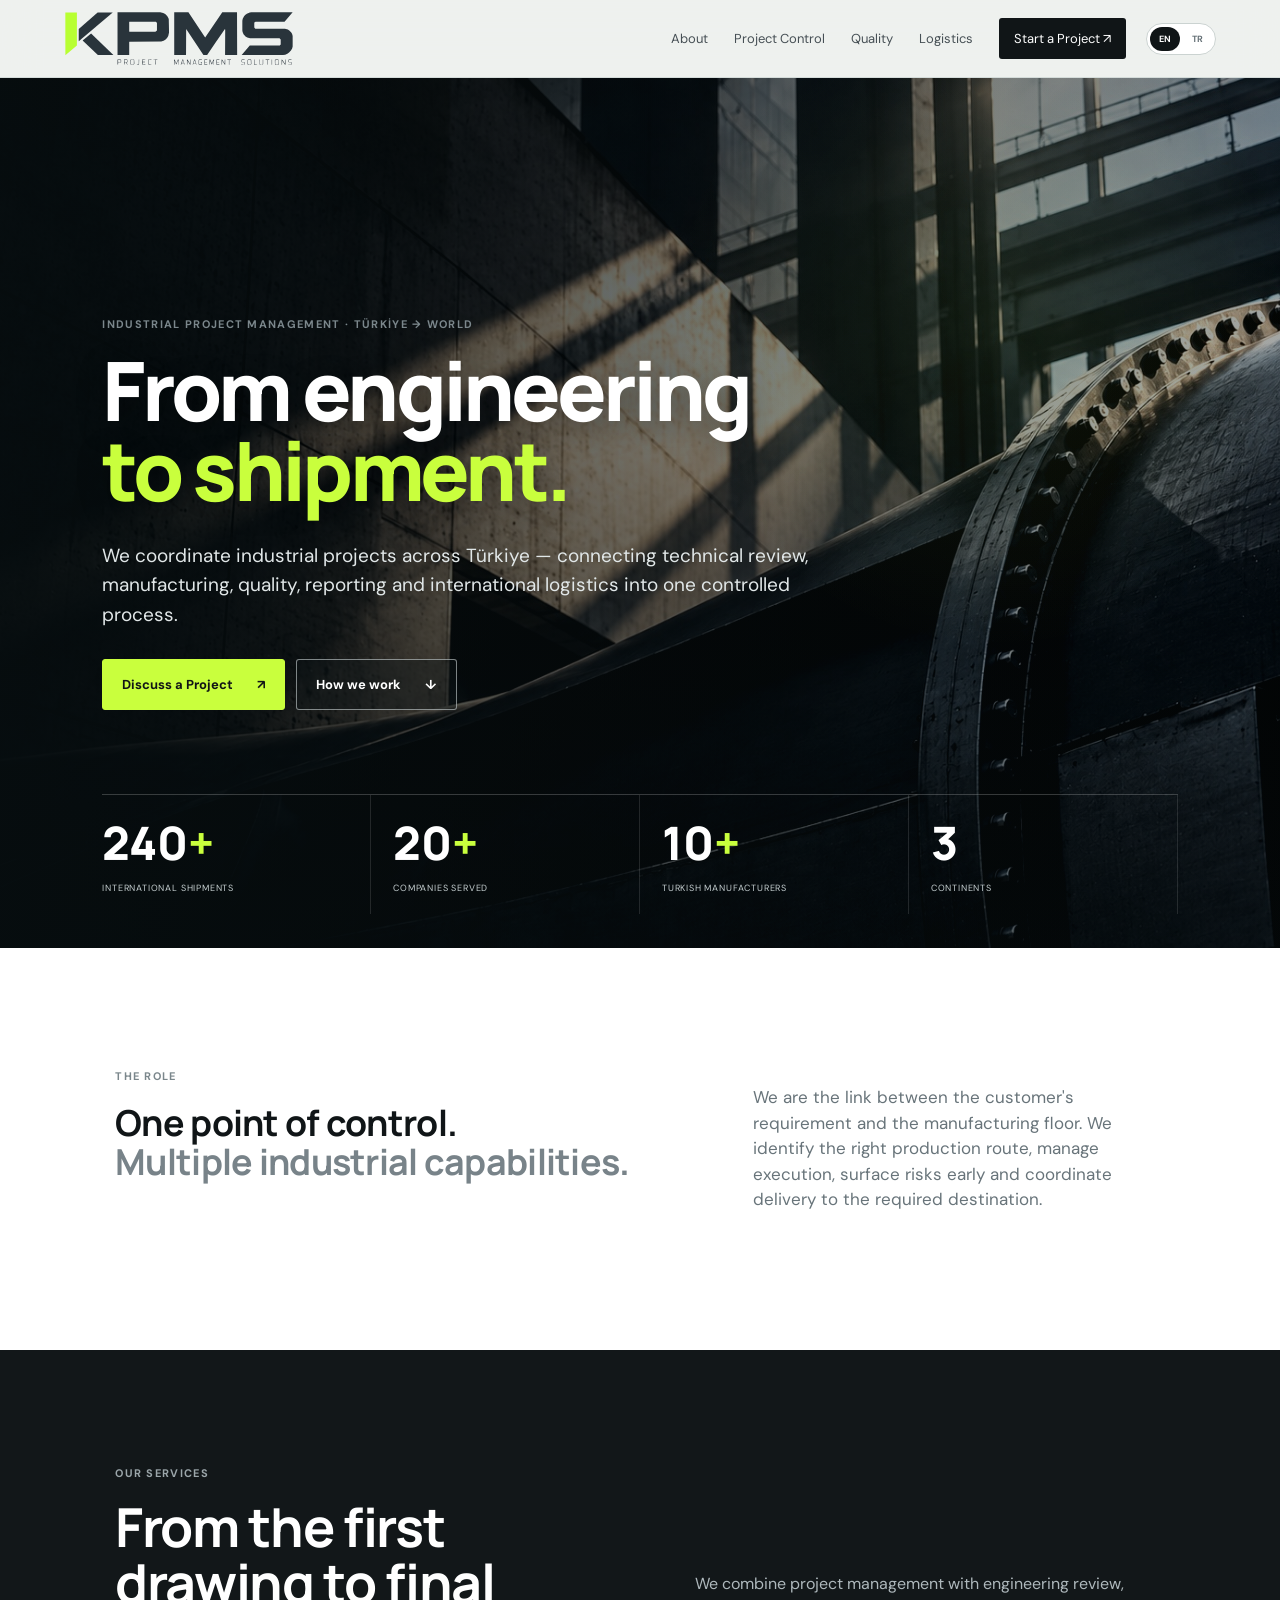
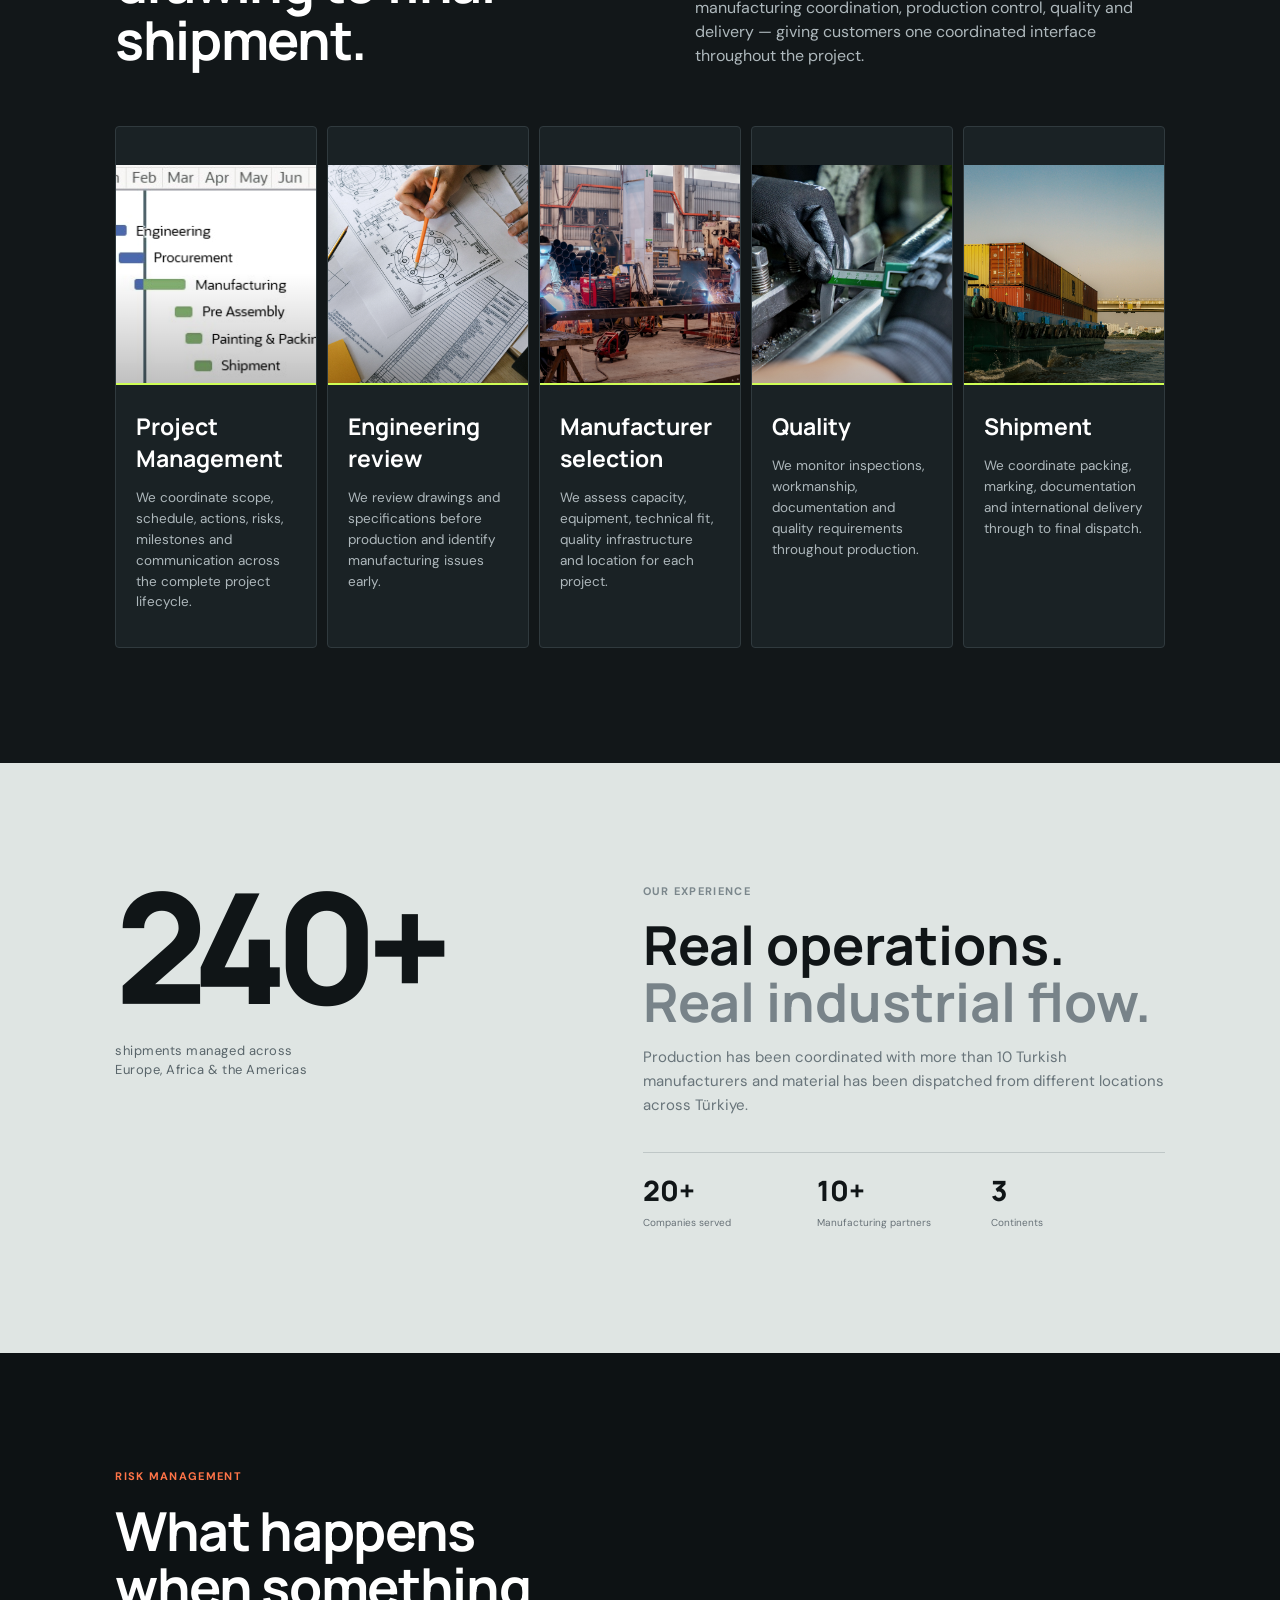
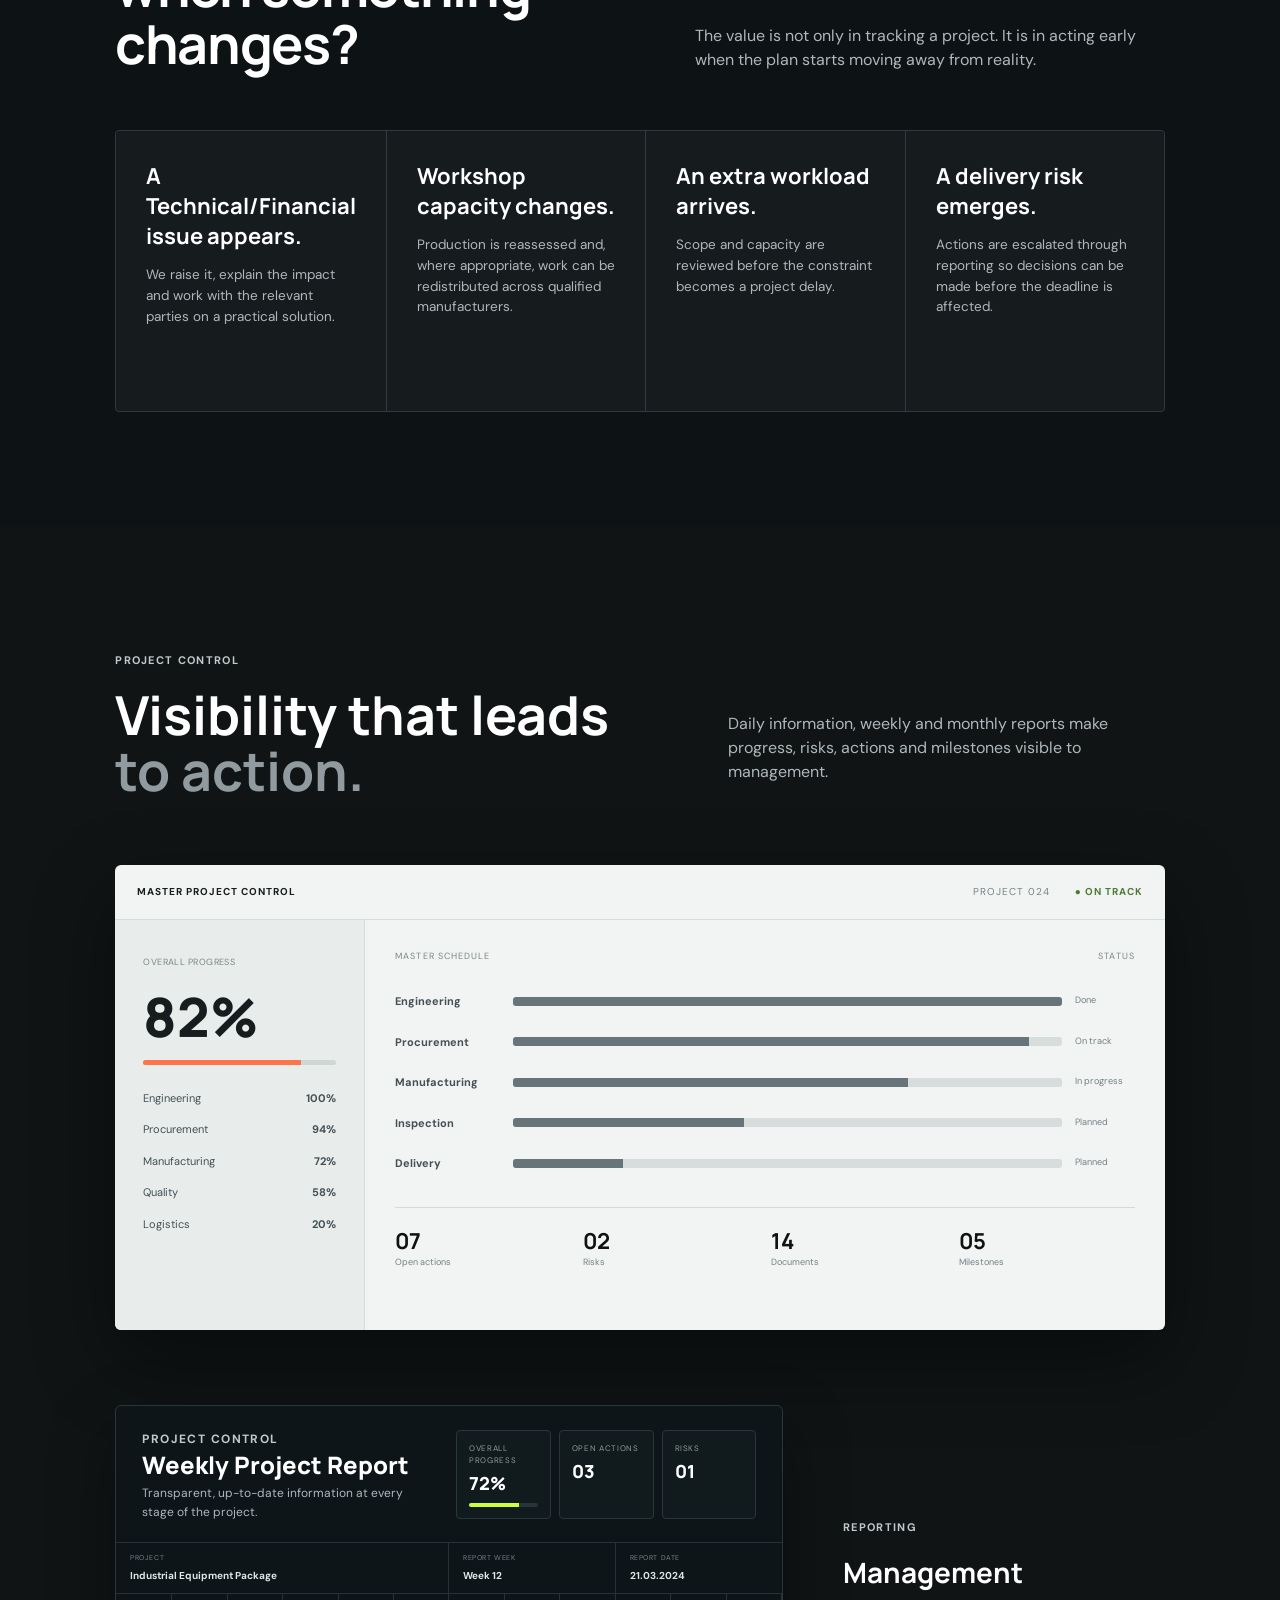
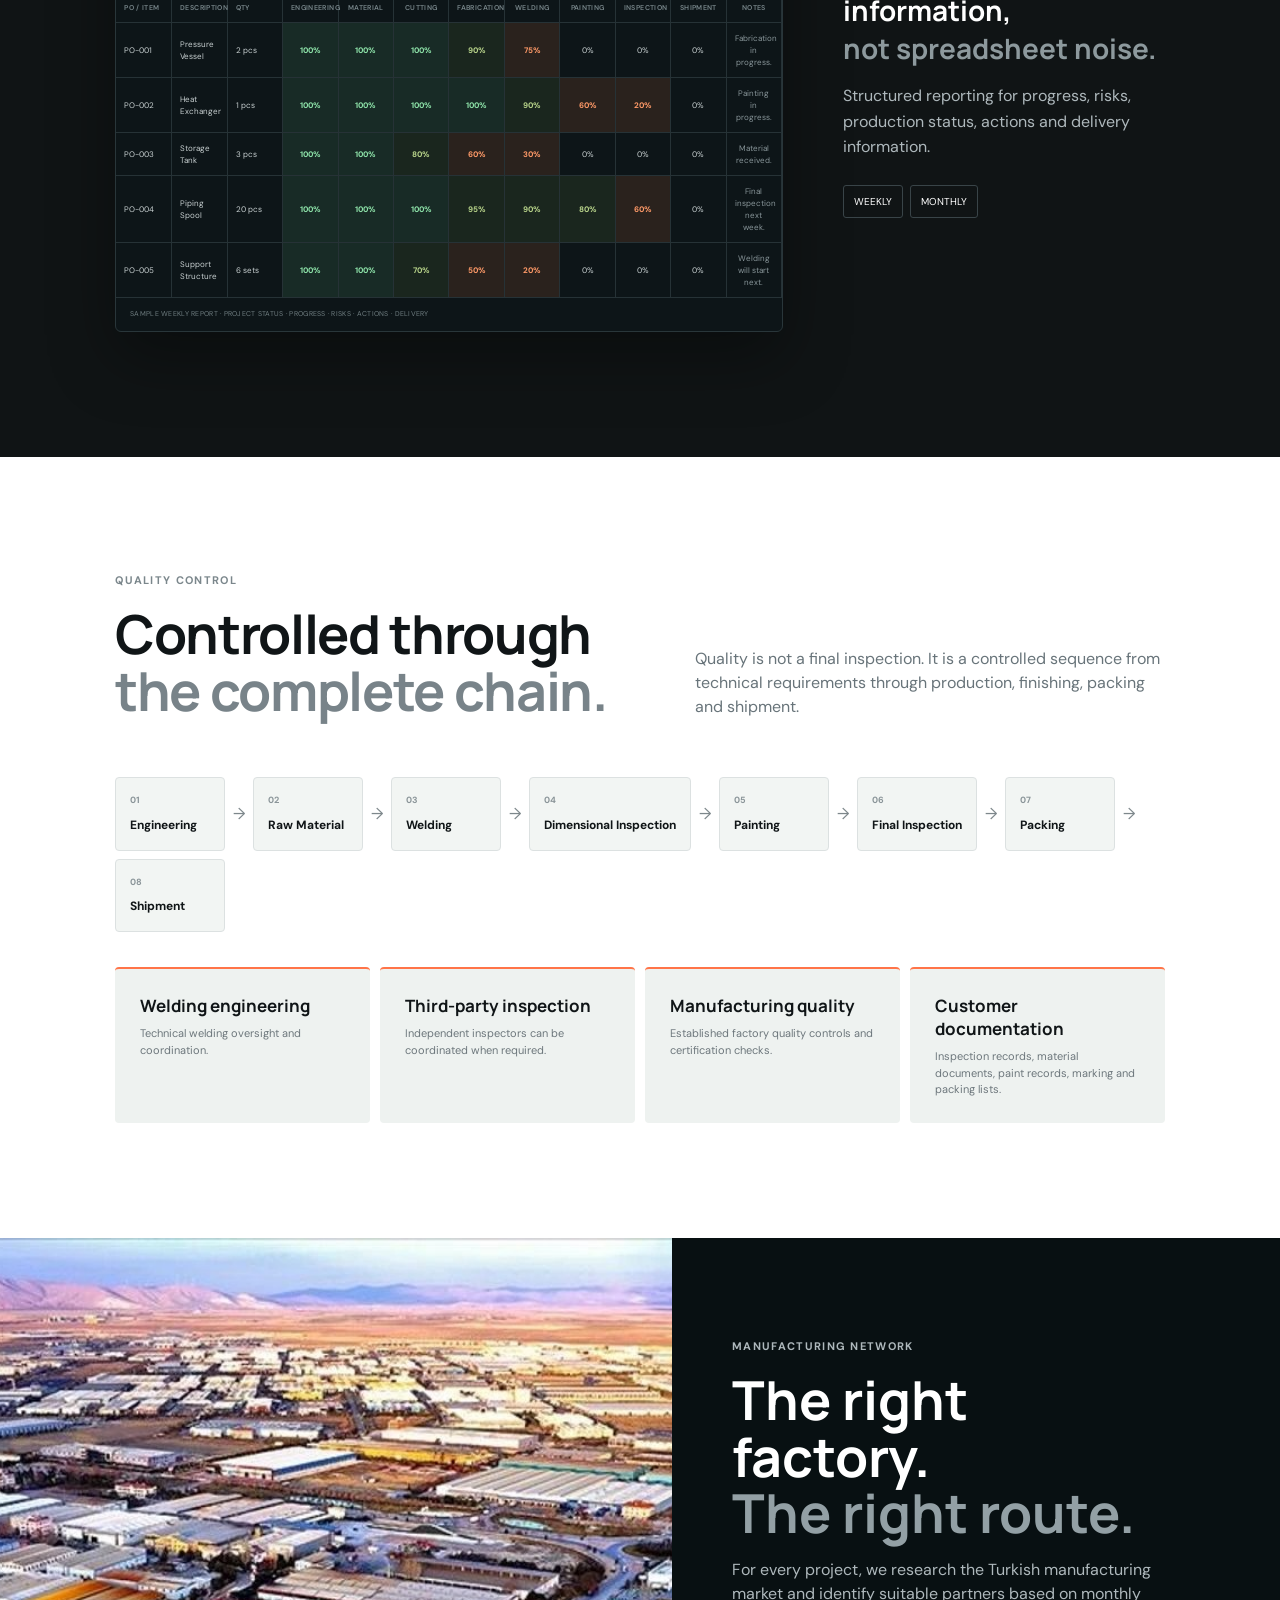
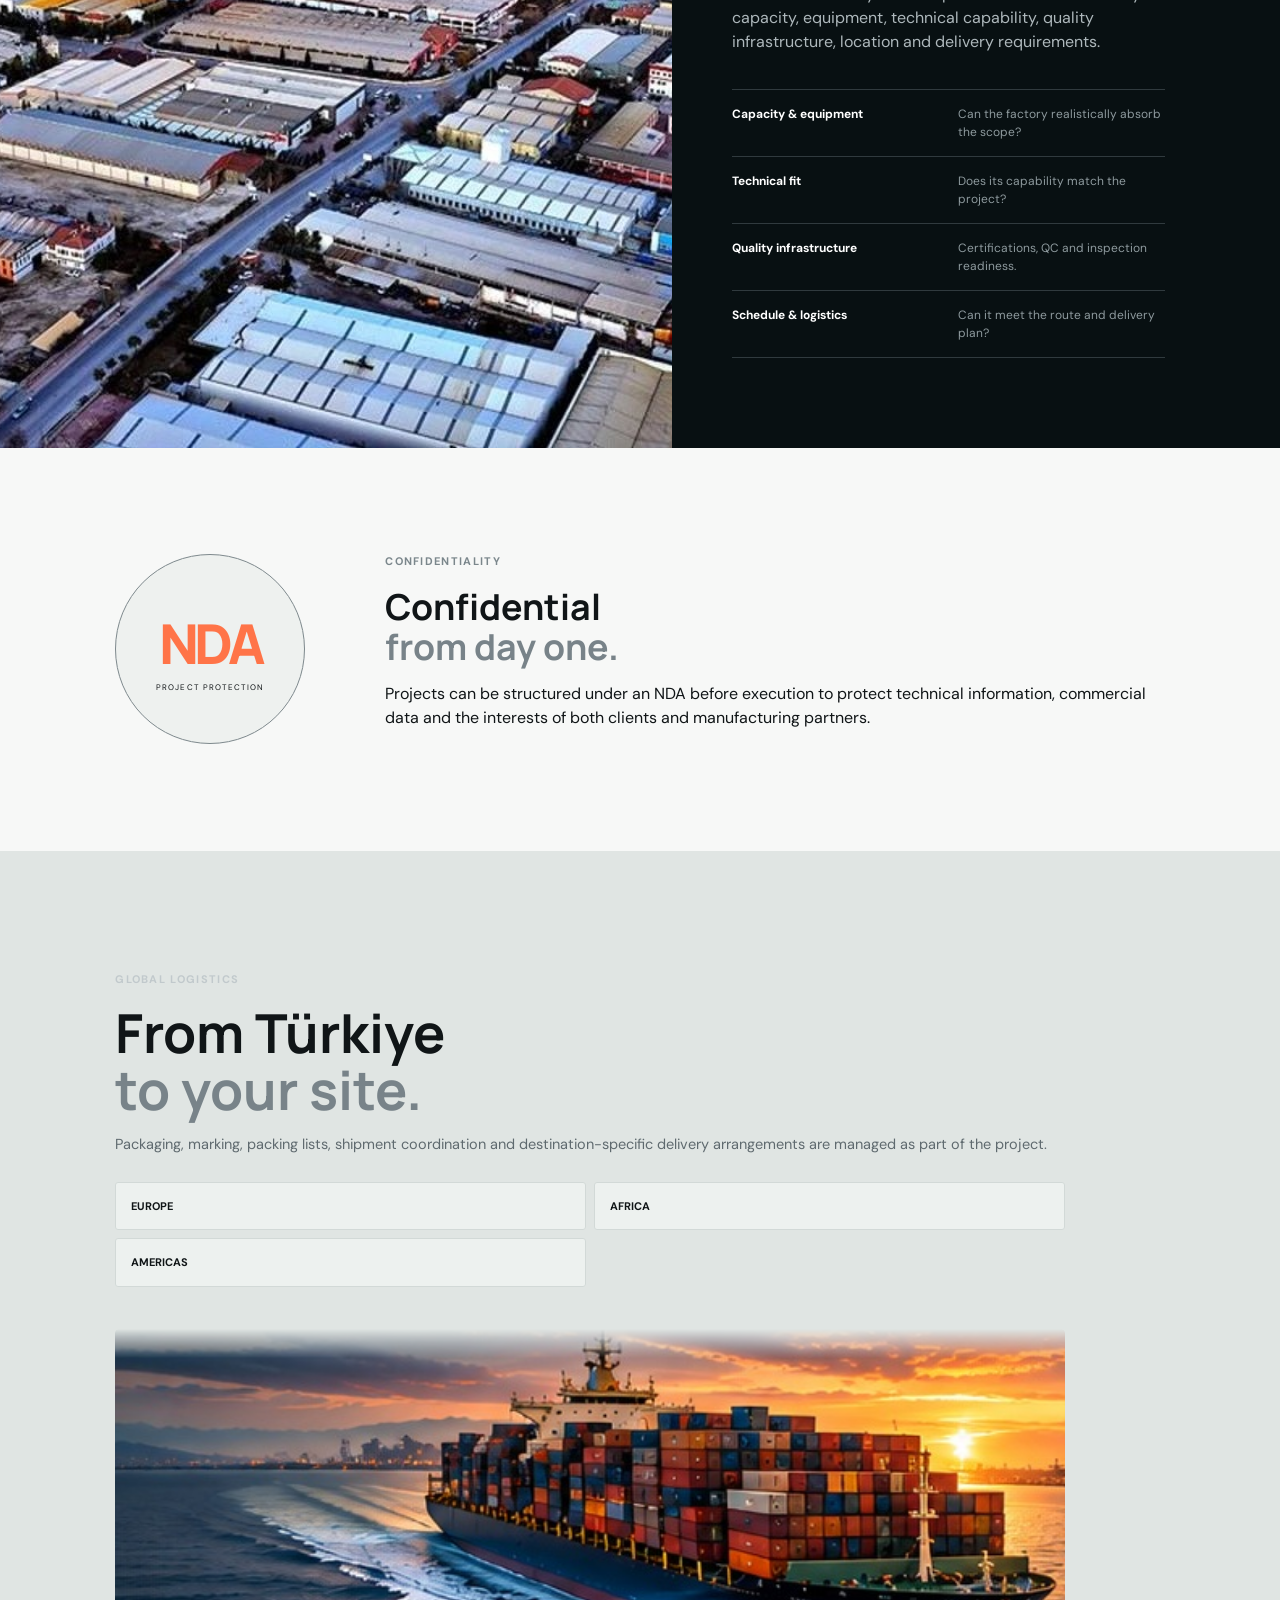
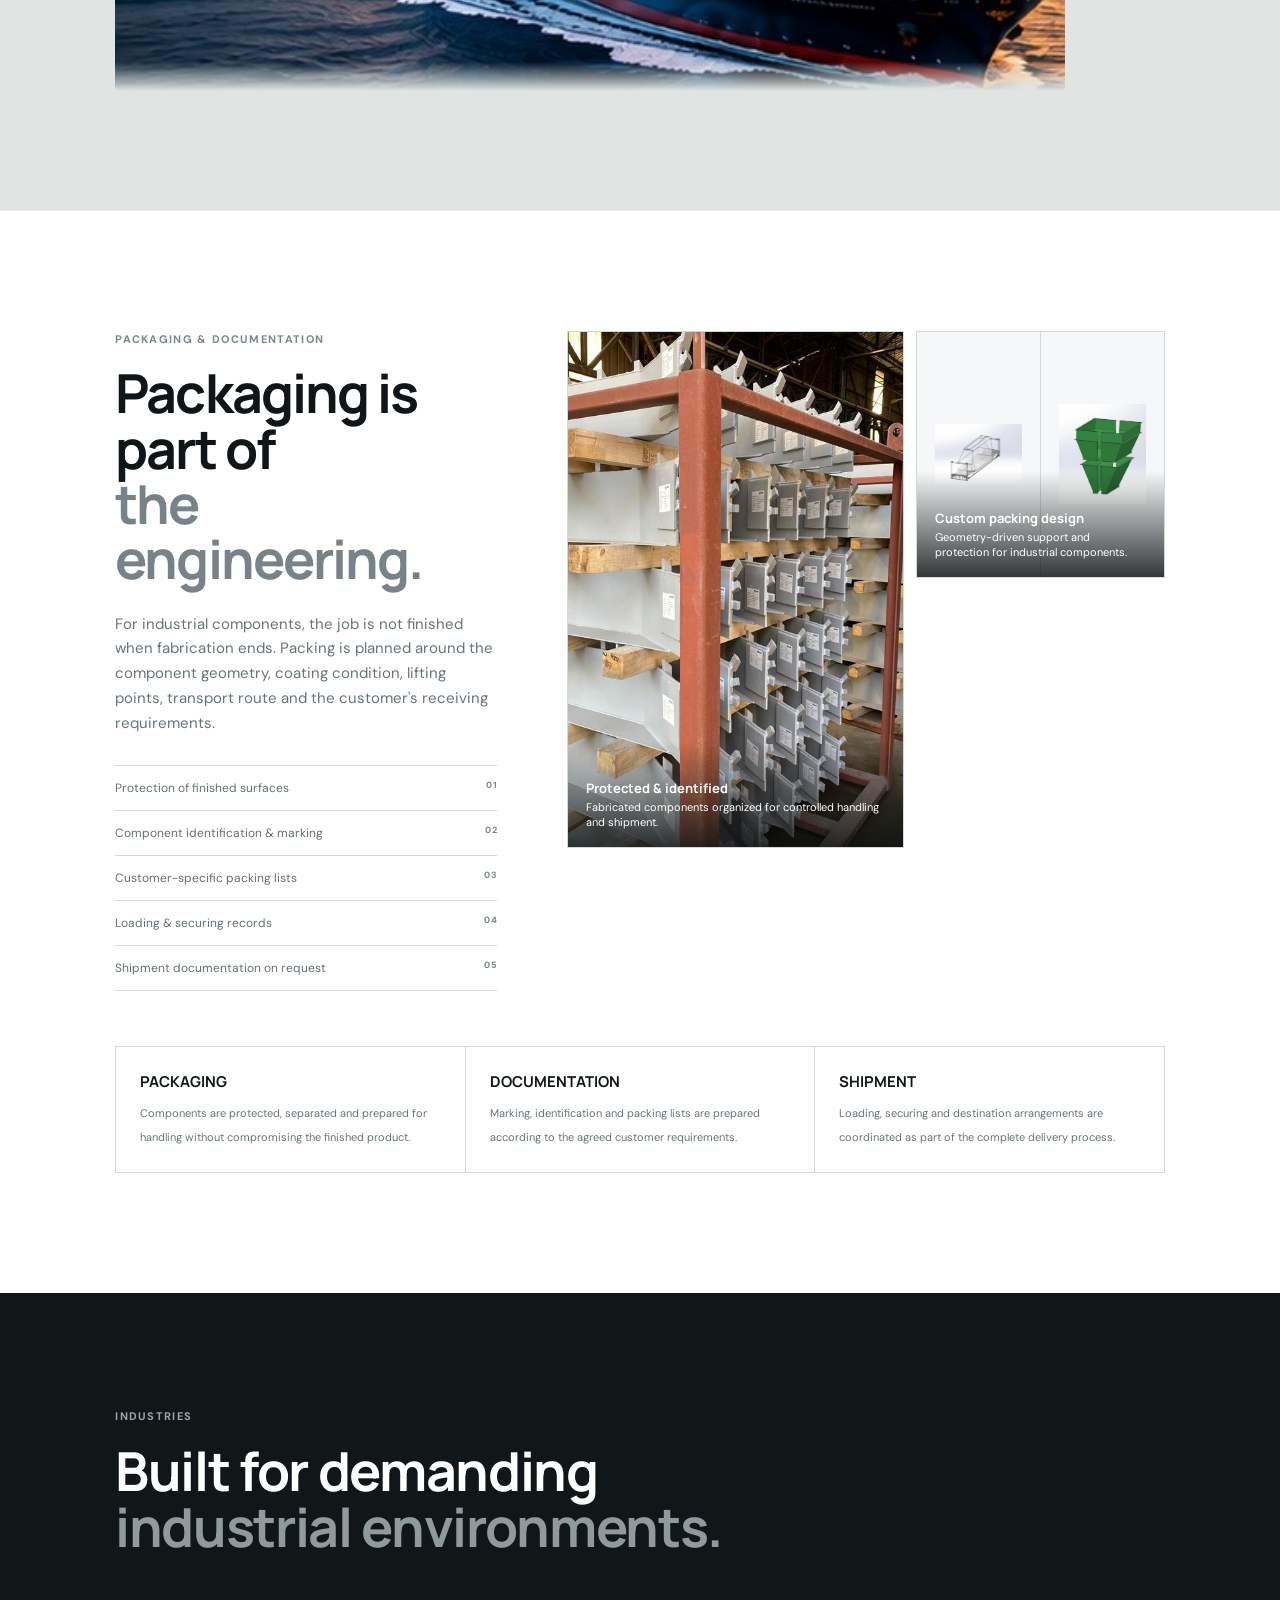
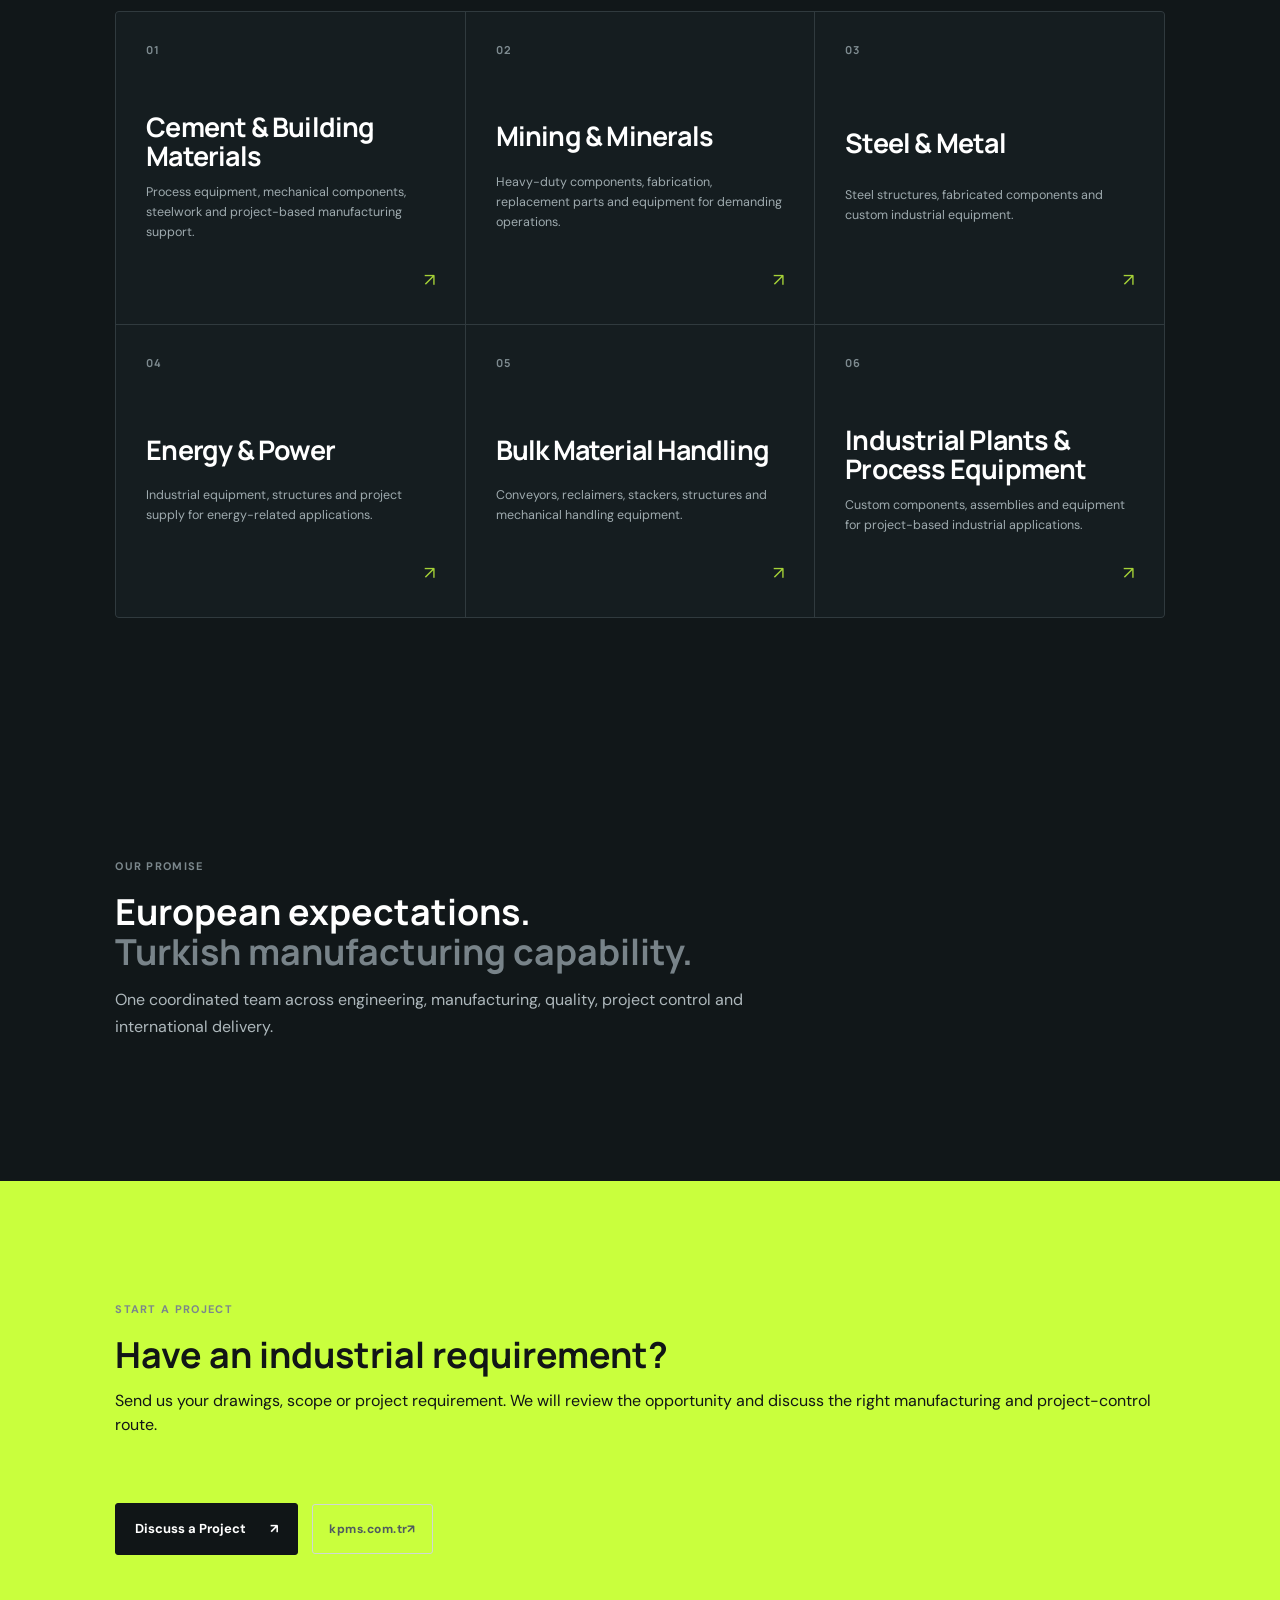
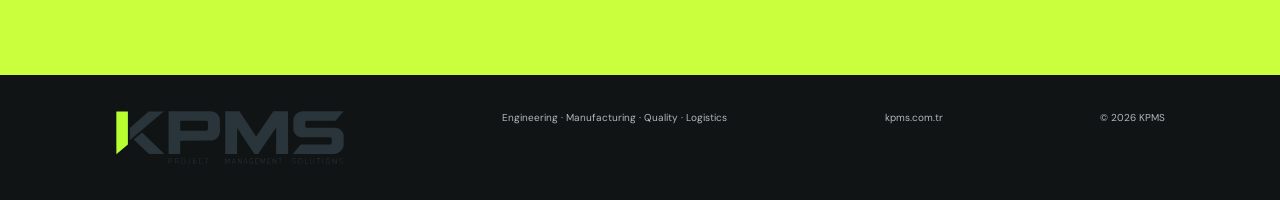
<file: index.html>
<!doctype html>
<html lang="en">
<head>
<meta charset="utf-8"><meta name="viewport" content="width=device-width,initial-scale=1">
<title>KPMS — Key Project Management Solutions</title>
<meta property="og:title" content="KPMS — Key Project Management Solutions">
<meta property="og:site_name" content="KPMS — Key Project Management Solutions">
<meta name="description" content="Industrial project management from engineering and manufacturing coordination to quality, reporting and international shipment.">
<link rel="preconnect" href="https://fonts.googleapis.com"><link rel="preconnect" href="https://fonts.gstatic.com" crossorigin>
<link href="https://fonts.googleapis.com/css2?family=DM+Sans:wght@400;500;600;700&family=Manrope:wght@600;700;800&display=swap" rel="stylesheet">
<link rel="stylesheet" href="styles.css">
<style>
/* =========================================================
   KPMS / BRAND & CONTACT DETAILS
   ========================================================= */
.contact-actions { display:flex; align-items:center; gap:14px; flex-wrap:wrap; }
.site-domain { display:inline-flex; align-items:center; min-height:50px; padding:0 16px; border:1px solid #cfd7d5; color:#4f5b60; font:700 12px "DM Sans",sans-serif; letter-spacing:.04em; border-radius:3px; transition:all .18s ease; }
.site-domain:hover { border-color:var(--ink); color:var(--ink); transform:translateY(-2px); }
</style>
<style>
/* =========================================================
   08 / PACKAGING & DOCUMENTATION — project-specific visual layer
   ========================================================= */
.packaging-showcase {
  display: grid;
  grid-template-columns: .78fr 1.22fr;
  gap: 70px;
  align-items: start;
}
.packaging-intro { position: sticky; top: 110px; }
.packaging-intro h2 {
  font: 700 clamp(36px,4.2vw,60px)/1.03 Manrope, sans-serif;
  letter-spacing: -.035em;
  margin: 0;
}
.packaging-intro h2 span { color: #788389; }
.packaging-intro > p:not(.kicker) {
  max-width: 520px;
  color: var(--muted);
  font-size: 15px;
  line-height: 1.65;
  margin: 25px 0 0;
}
.packaging-checks {
  display: grid;
  gap: 0;
  margin-top: 30px;
  border-top: 1px solid var(--line);
}
.packaging-checks div {
  display: flex;
  justify-content: space-between;
  gap: 20px;
  padding: 13px 0;
  border-bottom: 1px solid var(--line);
  font-size: 12px;
}
.packaging-checks span { color: #647075; }
.packaging-checks b { font-size: 9px; letter-spacing: .08em; color: #788389; }
.packaging-visuals {
  display: grid;
  grid-template-columns: 1.15fr .85fr;
  gap: 12px;
}
.packaging-card {
  position: relative;
  overflow: hidden;
  margin: 0;
  min-height: 245px;
  background: #dfe4e2;
  border: 1px solid #d2d9d7;
}
.packaging-card.large { grid-row: span 2; min-height: 515px; }
.packaging-card img {
  width: 100%;
  height: 100%;
  min-height: inherit;
  display: block;
  object-fit: cover;
  object-position: center;
  transition: transform .5s ease, filter .5s ease;
}
.packaging-card.large img { object-position: center; }
.packaging-card.dual { min-height:245px; }
.packaging-card.dual .dual-images { display:grid; grid-template-columns:1fr 1fr; height:100%; min-height:inherit; gap:1px; background:#d2d9d7; }
.packaging-card.dual .dual-images img { min-width:0; }
.packaging-card.cad img { object-fit: contain; background: #f5f7f8; padding: 18px; }
.packaging-card:hover img { transform: scale(1.035); filter: saturate(.92); }
.packaging-card figcaption {
  position: absolute;
  left: 0;
  right: 0;
  bottom: 0;
  padding: 38px 18px 16px;
  color: #fff;
  background: linear-gradient(transparent, rgba(8,12,13,.82));
  font-size: 11px;
  line-height: 1.4;
}
.packaging-card figcaption b {
  display: block;
  margin-bottom: 3px;
  font: 700 13px Manrope, sans-serif;
}
.packaging-note {
  display: grid;
  grid-template-columns: repeat(3,1fr);
  gap: 1px;
  margin-top: 55px;
  background: var(--line);
  border: 1px solid var(--line);
}
.packaging-note div { background: #fff; padding: 24px; }
.packaging-note b {
  display: block;
  margin-bottom: 8px;
  font: 700 15px Manrope, sans-serif;
}
.packaging-note span { font-size: 11px; color: var(--muted); line-height: 1.5; }
@media (max-width: 950px) {
  .packaging-showcase { grid-template-columns: 1fr; }
  .packaging-intro { position: static; }
}
@media (max-width: 620px) {
  .packaging-visuals { grid-template-columns: 1fr; }
  .packaging-card.large { grid-row: auto; min-height: 360px; }
  .packaging-card { min-height: 270px; }
  .packaging-note { grid-template-columns: 1fr; }
}
</style>
</head>
<body>
<div class="progress"></div>
<header class="site-nav"><a class="logo" href="#top"><img src="images/kpms-logo.svg" alt="KPMS — Key Project Management Solutions"></a><nav><a href="#model">About</a><a href="#control">Project Control</a><a href="#quality">Quality</a><a href="#logistics">Logistics</a><a class="nav-btn" href="#contact">Start a Project ↗</a></nav><button class="menu" aria-label="menu">☰</button></header>
<main id="top">
<section class="hero"><div class="hero-media"></div><div class="hero-tint"></div><div class="hero-lines"></div><div class="hero-inner"><p class="kicker">INDUSTRIAL PROJECT MANAGEMENT · TÜRKİYE → WORLD</p><h1>From engineering<br><em>to shipment.</em></h1><p class="hero-copy">We coordinate industrial projects across Türkiye — connecting technical review, manufacturing, quality, reporting and international logistics into one controlled process.</p><div class="actions"><a class="btn lime" href="#contact">Discuss a Project <b class="mobile-hide-arrow">↗</b></a><a class="btn ghost" href="#model">How we work <span class="mobile-hide-arrow">↓</span></a></div></div><div class="hero-bottom"><div><b>240<span>+</span></b><small>International shipments</small></div><div><b>20<span>+</span></b><small>Companies served</small></div><div><b>10<span>+</span></b><small>Turkish manufacturers</small></div><div><b>3</b><small>Continents</small></div></div></section>
<section class="statement"><div><p class="kicker">THE ROLE</p><h2>One point of control.<br><span>Multiple industrial capabilities.</span></h2></div><p>We are the link between the customer's requirement and the manufacturing floor. We identify the right production route, manage execution, surface risks early and coordinate delivery to the required destination.</p></section>
<section id="model" class="model section"><div class="section-head"><div><p class="kicker">OUR SERVICES</p><h2>From the first drawing to final shipment.</h2></div><p>We combine project management with engineering review, manufacturing coordination, production control, quality and delivery — giving customers one coordinated interface throughout the project.</p></div><div class="journey"><article><div class="photo p1"></div><h3>Project Management</h3><p>We coordinate scope, schedule, actions, risks, milestones and communication across the complete project lifecycle.</p></article><article><div class="photo p2"></div><h3>Engineering review</h3><p>We review drawings and specifications before production and identify manufacturing issues early.</p></article><article><div class="photo p3"></div><h3>Manufacturer selection</h3><p>We assess capacity, equipment, technical fit, quality infrastructure and location for each project.</p></article><article><div class="photo p4"></div><h3>Quality</h3><p>We monitor inspections, workmanship, documentation and quality requirements throughout production.</p></article><article><div class="photo p5"></div><h3>Shipment</h3><p>We coordinate packing, marking, documentation and international delivery through to final dispatch.</p></article></div></section>
<section class="experience"><div class="big-number"><strong>240+</strong><span>shipments managed across<br>Europe, Africa & the Americas</span></div><div class="experience-copy"><p class="kicker">OUR EXPERIENCE</p><h2>Real operations.<br><span>Real industrial flow.</span></h2><p>Production has been coordinated with more than 10 Turkish manufacturers and material has been dispatched from different locations across Türkiye.</p><div class="mini-stats"><div><b>20+</b><span>Companies served</span></div><div><b>10+</b><span>Manufacturing partners</span></div><div><b>3</b><span>Continents</span></div></div></div></section>
<section class="risk section"><div class="section-head"><div><p class="kicker">RISK MANAGEMENT</p><h2>What happens<br>when something changes?</h2></div><p>The value is not only in tracking a project. It is in acting early when the plan starts moving away from reality.</p></div><div class="risk-grid"><div><b>TECHNICAL</b><h3>A Technical/Financial issue appears.</h3><p>We raise it, explain the impact and work with the relevant parties on a practical solution.</p></div><div><b>CAPACITY</b><h3>Workshop capacity changes.</h3><p>Production is reassessed and, where appropriate, work can be redistributed across qualified manufacturers.</p></div><div><b>WORKLOAD</b><h3>An extra workload arrives.</h3><p>Scope and capacity are reviewed before the constraint becomes a project delay.</p></div><div><b>DELIVERY</b><h3>A delivery risk emerges.</h3><p>Actions are escalated through reporting so decisions can be made before the deadline is affected.</p></div></div></section>
<section id="control" class="control"><div class="control-head"><div><p class="kicker light">PROJECT CONTROL</p><h2>Visibility that leads<br><span>to action.</span></h2></div><p>Daily information, weekly and monthly reports make progress, risks, actions and milestones visible to management.</p></div><div class="dashboard"><div class="dashbar"><b>MASTER PROJECT CONTROL</b><span>PROJECT 024</span><i>● ON TRACK</i></div><div class="dashbody"><aside><small>OVERALL PROGRESS</small><strong id="progressValue">82%</strong><div class="meter"><i></i></div><label>Engineering <b>100%</b></label><label>Procurement <b>94%</b></label><label>Manufacturing <b>72%</b></label><label>Quality <b>58%</b></label><label>Logistics <b>20%</b></label></aside><div class="gantt"><div class="g-head"><span>MASTER SCHEDULE</span><span>STATUS</span></div><div class="grow"><b>Engineering</b><i><em style="width: 100%;"></em></i><small>Done</small></div><div class="grow"><b>Procurement</b><i><em style="width: 94%;"></em></i><small>On track</small></div><div class="grow"><b>Manufacturing</b><i><em style="width: 72%;"></em></i><small>In progress</small></div><div class="grow"><b>Inspection</b><i><em style="width: 42%;"></em></i><small>Planned</small></div><div class="grow"><b>Delivery</b><i><em style="width: 20%;"></em></i><small>Planned</small></div><div class="dash-cards"><span><b>07</b>Open actions</span><span><b>02</b>Risks</span><span><b>14</b>Documents</span><span><b>05</b>Milestones</span></div></div></div></div><div class="reports"><div class="report-sheet"><div class="report-top"><div><p class="kicker light">PROJECT CONTROL</p><h4>Weekly Project Report</h4><p>Transparent, up-to-date information at every stage of the project.</p></div><div class="report-kpis"><div class="report-kpi"><small>Overall Progress</small><strong>72%</strong><div class="bar"><i></i></div></div><div class="report-kpi"><small>Open Actions</small><strong>03</strong></div><div class="report-kpi"><small>Risks</small><strong>01</strong></div></div></div><div class="report-meta"><div><small>Project</small><b>Industrial Equipment Package</b></div><div><small>Report Week</small><b>Week 12</b></div><div><small>Report Date</small><b>21.03.2024</b></div></div><table class="report-table"><thead><tr><th>PO / Item</th><th>Description</th><th>Qty</th><th>Engineering</th><th>Material</th><th>Cutting</th><th>Fabrication</th><th>Welding</th><th>Painting</th><th>Inspection</th><th>Shipment</th><th>Notes</th></tr></thead><tbody><tr><td>PO-001</td><td>Pressure Vessel</td><td>2 pcs</td><td class="progress-cell done">100%</td><td class="progress-cell done">100%</td><td class="progress-cell done">100%</td><td class="progress-cell">90%</td><td class="progress-cell mid">75%</td><td>0%</td><td>0%</td><td>0%</td><td class="note">Fabrication in progress.</td></tr><tr><td>PO-002</td><td>Heat Exchanger</td><td>1 pcs</td><td class="progress-cell done">100%</td><td class="progress-cell done">100%</td><td class="progress-cell done">100%</td><td class="progress-cell done">100%</td><td class="progress-cell">90%</td><td class="progress-cell mid">60%</td><td class="progress-cell mid">20%</td><td>0%</td><td class="note">Painting in progress.</td></tr><tr><td>PO-003</td><td>Storage Tank</td><td>3 pcs</td><td class="progress-cell done">100%</td><td class="progress-cell done">100%</td><td class="progress-cell">80%</td><td class="progress-cell mid">60%</td><td class="progress-cell mid">30%</td><td>0%</td><td>0%</td><td>0%</td><td class="note">Material received.</td></tr><tr><td>PO-004</td><td>Piping Spool</td><td>20 pcs</td><td class="progress-cell done">100%</td><td class="progress-cell done">100%</td><td class="progress-cell done">100%</td><td class="progress-cell">95%</td><td class="progress-cell">90%</td><td class="progress-cell">80%</td><td class="progress-cell mid">60%</td><td>0%</td><td class="note">Final inspection next week.</td></tr><tr><td>PO-005</td><td>Support Structure</td><td>6 sets</td><td class="progress-cell done">100%</td><td class="progress-cell done">100%</td><td class="progress-cell">70%</td><td class="progress-cell mid">50%</td><td class="progress-cell mid">20%</td><td>0%</td><td>0%</td><td>0%</td><td class="note">Welding will start next.</td></tr></tbody></table><div class="report-footer">SAMPLE WEEKLY REPORT · PROJECT STATUS · PROGRESS · RISKS · ACTIONS · DELIVERY</div></div><div><p class="kicker light">REPORTING</p><h3>Management information,<br><span>not spreadsheet noise.</span></h3><p>Structured reporting for progress, risks, production status, actions and delivery information.</p><div class="tags"><span>WEEKLY</span><span>MONTHLY</span></div></div></div></section>
<section id="quality" class="quality section"><div class="section-head"><div><p class="kicker">QUALITY CONTROL</p><h2>Controlled through<br><span>the complete chain.</span></h2></div><p>Quality is not a final inspection. It is a controlled sequence from technical requirements through production, finishing, packing and shipment.</p></div><div class="quality-chain"><div><b>01</b>Engineering</div><i>→</i><div><b>02</b>Raw Material</div><i>→</i><div><b>03</b>Welding</div><i>→</i><div><b>04</b>Dimensional Inspection</div><i>→</i><div><b>05</b>Painting</div><i>→</i><div><b>06</b>Final Inspection</div><i>→</i><div><b>07</b>Packing</div><i>→</i><div><b>08</b>Shipment</div></div><div class="quality-cards"><div><b>Welding engineering</b><span>Technical welding oversight and coordination.</span></div><div><b>Third-party inspection</b><span>Independent inspectors can be coordinated when required.</span></div><div><b>Manufacturing quality</b><span>Established factory quality controls and certification checks.</span></div><div><b>Customer documentation</b><span>Inspection records, material documents, paint records, marking and packing lists.</span></div></div></section>
<section class="network"><div class="network-photo"></div><div class="network-copy"><p class="kicker">MANUFACTURING NETWORK</p><h2>The right factory.<br><span>The right route.</span></h2><p>For every project, we research the Turkish manufacturing market and identify suitable partners based on monthly capacity, equipment, technical capability, quality infrastructure, location and delivery requirements.</p><ol><li><b>Capacity & equipment</b><span>Can the factory realistically absorb the scope?</span></li><li><b>Technical fit</b><span>Does its capability match the project?</span></li><li><b>Quality infrastructure</b><span>Certifications, QC and inspection readiness.</span></li><li><b>Schedule & logistics</b><span>Can it meet the route and delivery plan?</span></li></ol></div></section>
<section class="confidential"><div class="nda"><span>NDA</span><small>PROJECT PROTECTION</small></div><div><p class="kicker">CONFIDENTIALITY</p><h2>Confidential<br><span>from day one.</span></h2><p>Projects can be structured under an NDA before execution to protect technical information, commercial data and the interests of both clients and manufacturing partners.</p></div></section>
<section id="logistics" class="logistics"><div class="logistics-grid"><div class="logistics-copy"><p class="kicker light">GLOBAL LOGISTICS</p><h2>From Türkiye<br><span>to your site.</span></h2><p>Packaging, marking, packing lists, shipment coordination and destination-specific delivery arrangements are managed as part of the project.</p><div class="logistics-list"><div>EUROPE</div><div>AFRICA</div><div>AMERICAS</div></div></div><div class="map"></div></div></section>
<section class="pack section" id="packaging">
  <div class="packaging-showcase">
    <div class="packaging-intro">
      <p class="kicker">PACKAGING &amp; DOCUMENTATION</p>
      <h2>Packaging is part of<br><span>the engineering.</span></h2>
      <p>For industrial components, the job is not finished when fabrication ends. Packing is planned around the component geometry, coating condition, lifting points, transport route and the customer's receiving requirements.</p>
      <div class="packaging-checks">
        <div><span>Protection of finished surfaces</span><b>01</b></div>
        <div><span>Component identification &amp; marking</span><b>02</b></div>
        <div><span>Customer-specific packing lists</span><b>03</b></div>
        <div><span>Loading &amp; securing records</span><b>04</b></div>
        <div><span>Shipment documentation on request</span><b>05</b></div>
      </div>
    </div>
    <div class="packaging-visuals">
      <figure class="packaging-card large">
        <img src="images/packing1.jpeg" alt="Protected and identified industrial components">
        <figcaption><b>Protected &amp; identified</b>Fabricated components organized for controlled handling and shipment.</figcaption>
      </figure>
      <figure class="packaging-card cad dual">
        <div class="dual-images">
          <img src="images/3d-packing-flat.jpeg" alt="Custom packing design technical drawing">
          <img src="images/3d-packing.jpeg" alt="Custom packing design 3D model">
        </div>
        <figcaption><b>Custom packing design</b>Geometry-driven support and protection for industrial components.</figcaption>
      </figure>
    </div>
  </div>
  <div class="packaging-note">
    <div><b>PACKAGING</b><span>Components are protected, separated and prepared for handling without compromising the finished product.</span></div>
    <div><b>DOCUMENTATION</b><span>Marking, identification and packing lists are prepared according to the agreed customer requirements.</span></div>
    <div><b>SHIPMENT</b><span>Loading, securing and destination arrangements are coordinated as part of the complete delivery process.</span></div>
  </div>
</section>
<section class="industries section">
  <div class="section-head"><div><p class="kicker">INDUSTRIES</p><h2>Built for demanding<br><span>industrial environments.</span></h2></div></div>
  <div class="industry-grid">
    <article><b>01</b><h3>Cement &amp; Building Materials</h3><p>Process equipment, mechanical components, steelwork and project-based manufacturing support.</p></article>
    <article><b>02</b><h3>Mining &amp; Minerals</h3><p>Heavy-duty components, fabrication, replacement parts and equipment for demanding operations.</p></article>
    <article><b>03</b><h3>Steel &amp; Metal</h3><p>Steel structures, fabricated components and custom industrial equipment.</p></article>
    <article><b>04</b><h3>Energy &amp; Power</h3><p>Industrial equipment, structures and project supply for energy-related applications.</p></article>
    <article><b>05</b><h3>Bulk Material Handling</h3><p>Conveyors, reclaimers, stackers, structures and mechanical handling equipment.</p></article>
    <article><b>06</b><h3>Industrial Plants &amp; Process Equipment</h3><p>Custom components, assemblies and equipment for project-based industrial applications.</p></article>
  </div>
</section>
<section class="closing"><p class="kicker">OUR PROMISE</p><h2>European expectations.<br><span>Turkish manufacturing capability.</span></h2><p>One coordinated team across engineering, manufacturing, quality, project control and international delivery.</p></section>
<section id="contact" class="contact"><div><p class="kicker">START A PROJECT</p><h2>Have an industrial requirement?</h2><p>Send us your drawings, scope or project requirement. We will review the opportunity and discuss the right manufacturing and project-control route.</p></div><div class="contact-actions"><a class="btn dark" href="mailto:pmo@kpms.com.tr">Discuss a Project <span class="mobile-hide-arrow">↗</span></a><a class="site-domain" href="https://kpms.com.tr" target="_blank" rel="noopener">kpms.com.tr <span class="mobile-hide-arrow">↗</span></a></div></section>
</main>
<footer class="footer"><a class="logo" href="https://kpms.com.tr" target="_blank" rel="noopener"><img src="images/kpms-logo.svg" alt="KPMS — Key Project Management Solutions"></a><span>Engineering · Manufacturing · Quality · Logistics</span><a href="https://kpms.com.tr" target="_blank" rel="noopener">kpms.com.tr</a><span>© 2026 KPMS</span></footer>
<script src="script.js"></script>
</body>
</html>
</file>
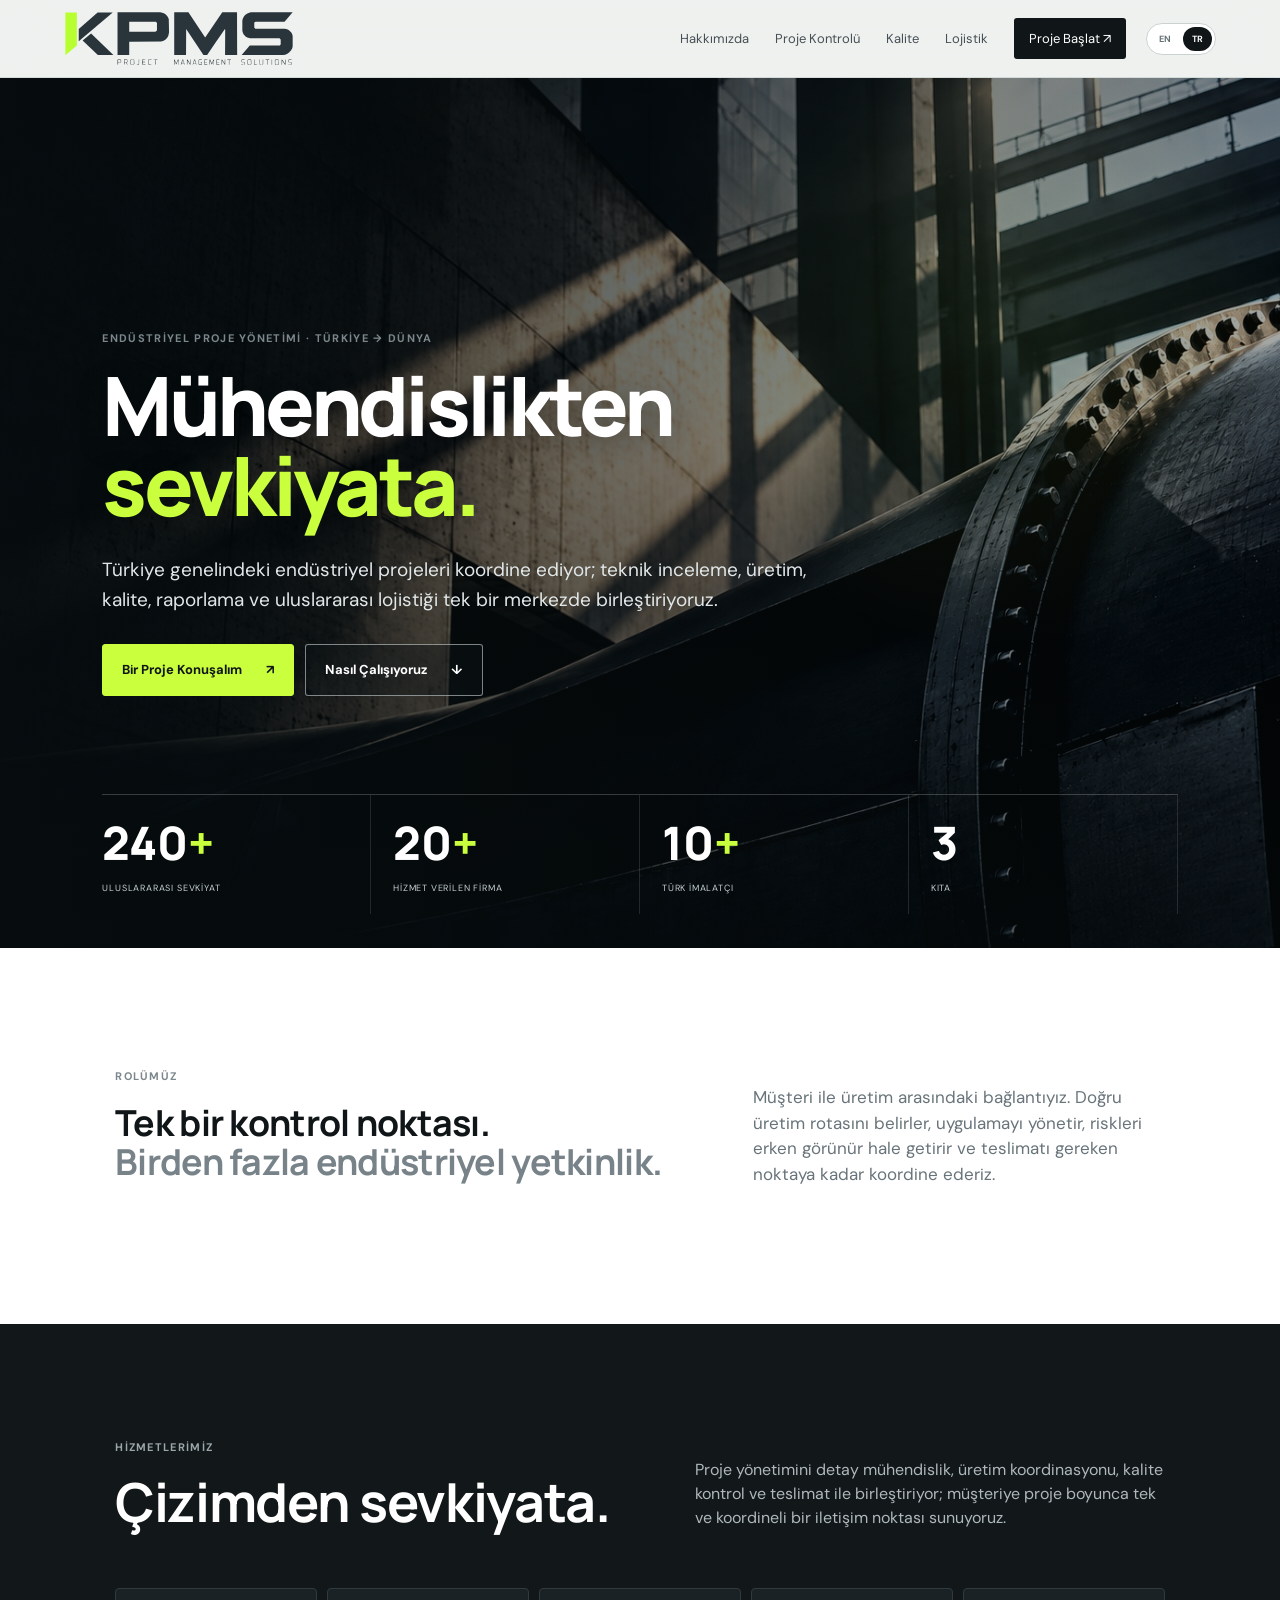
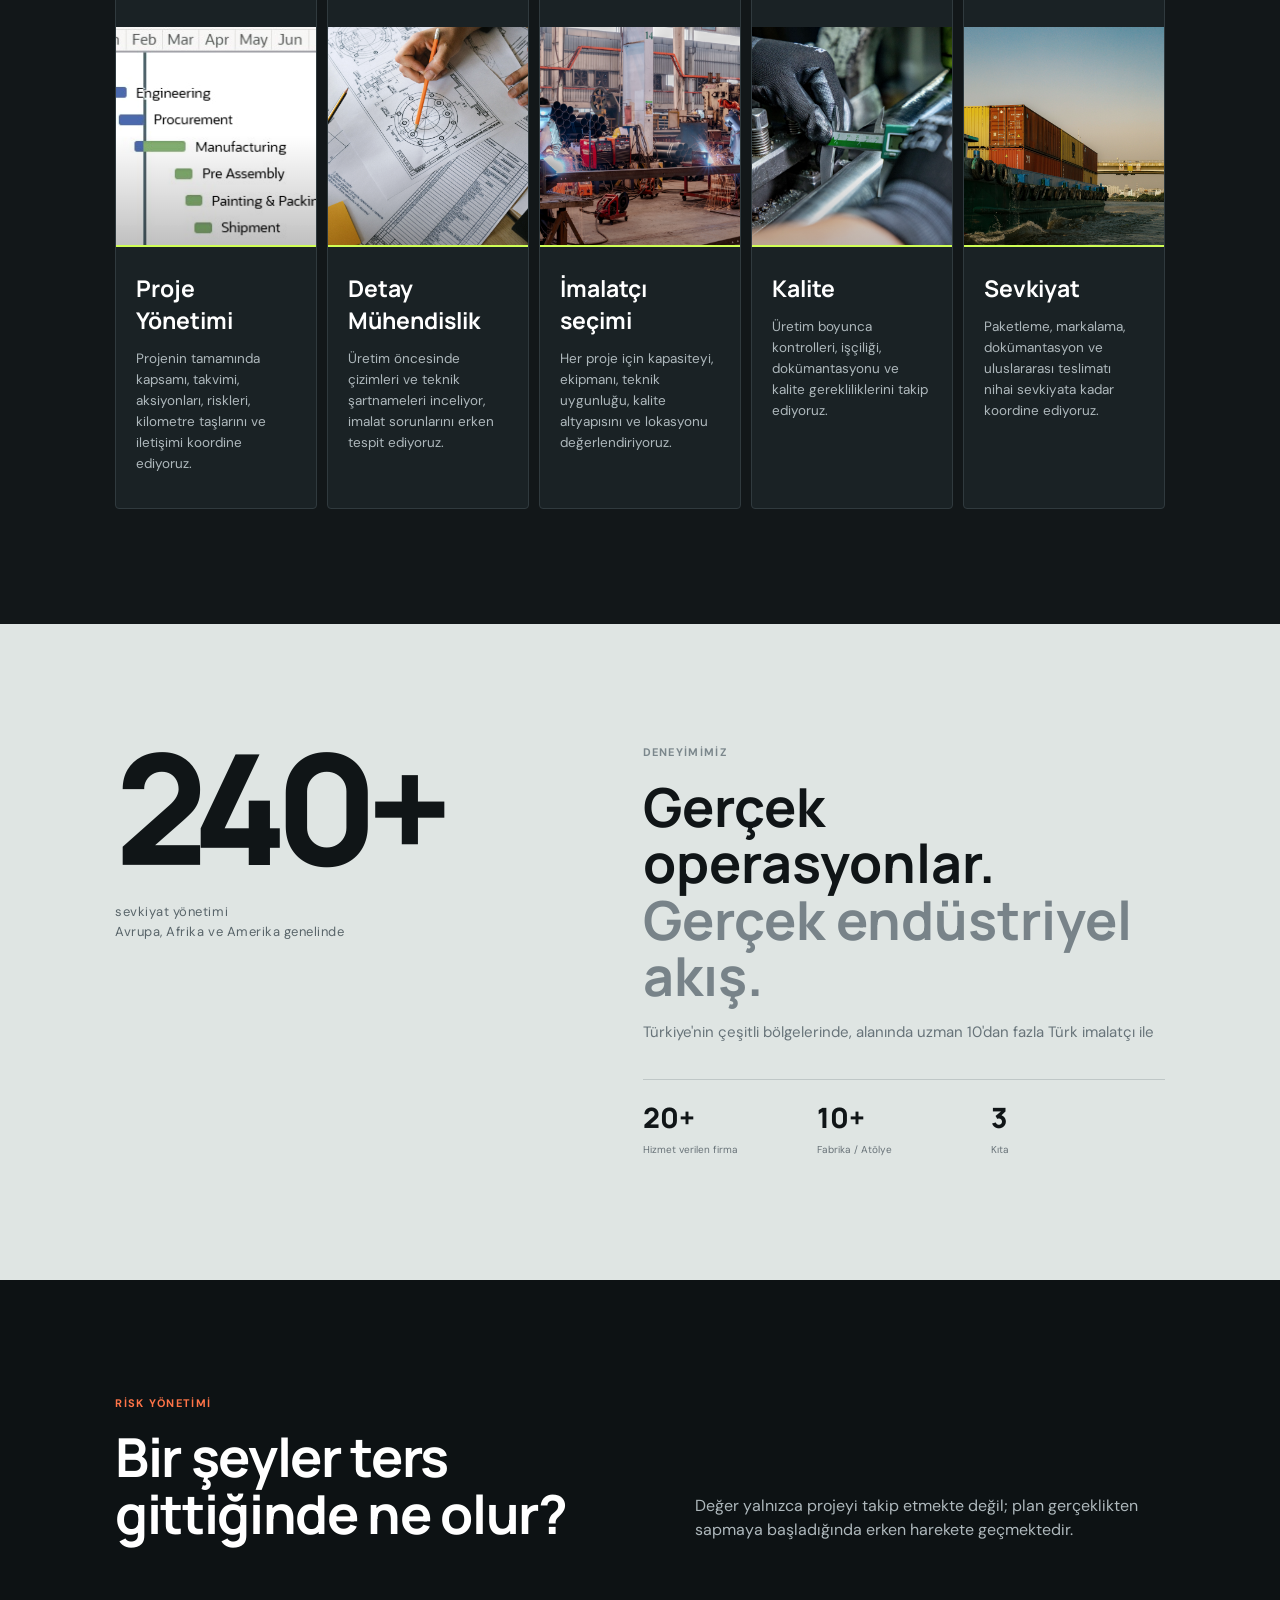
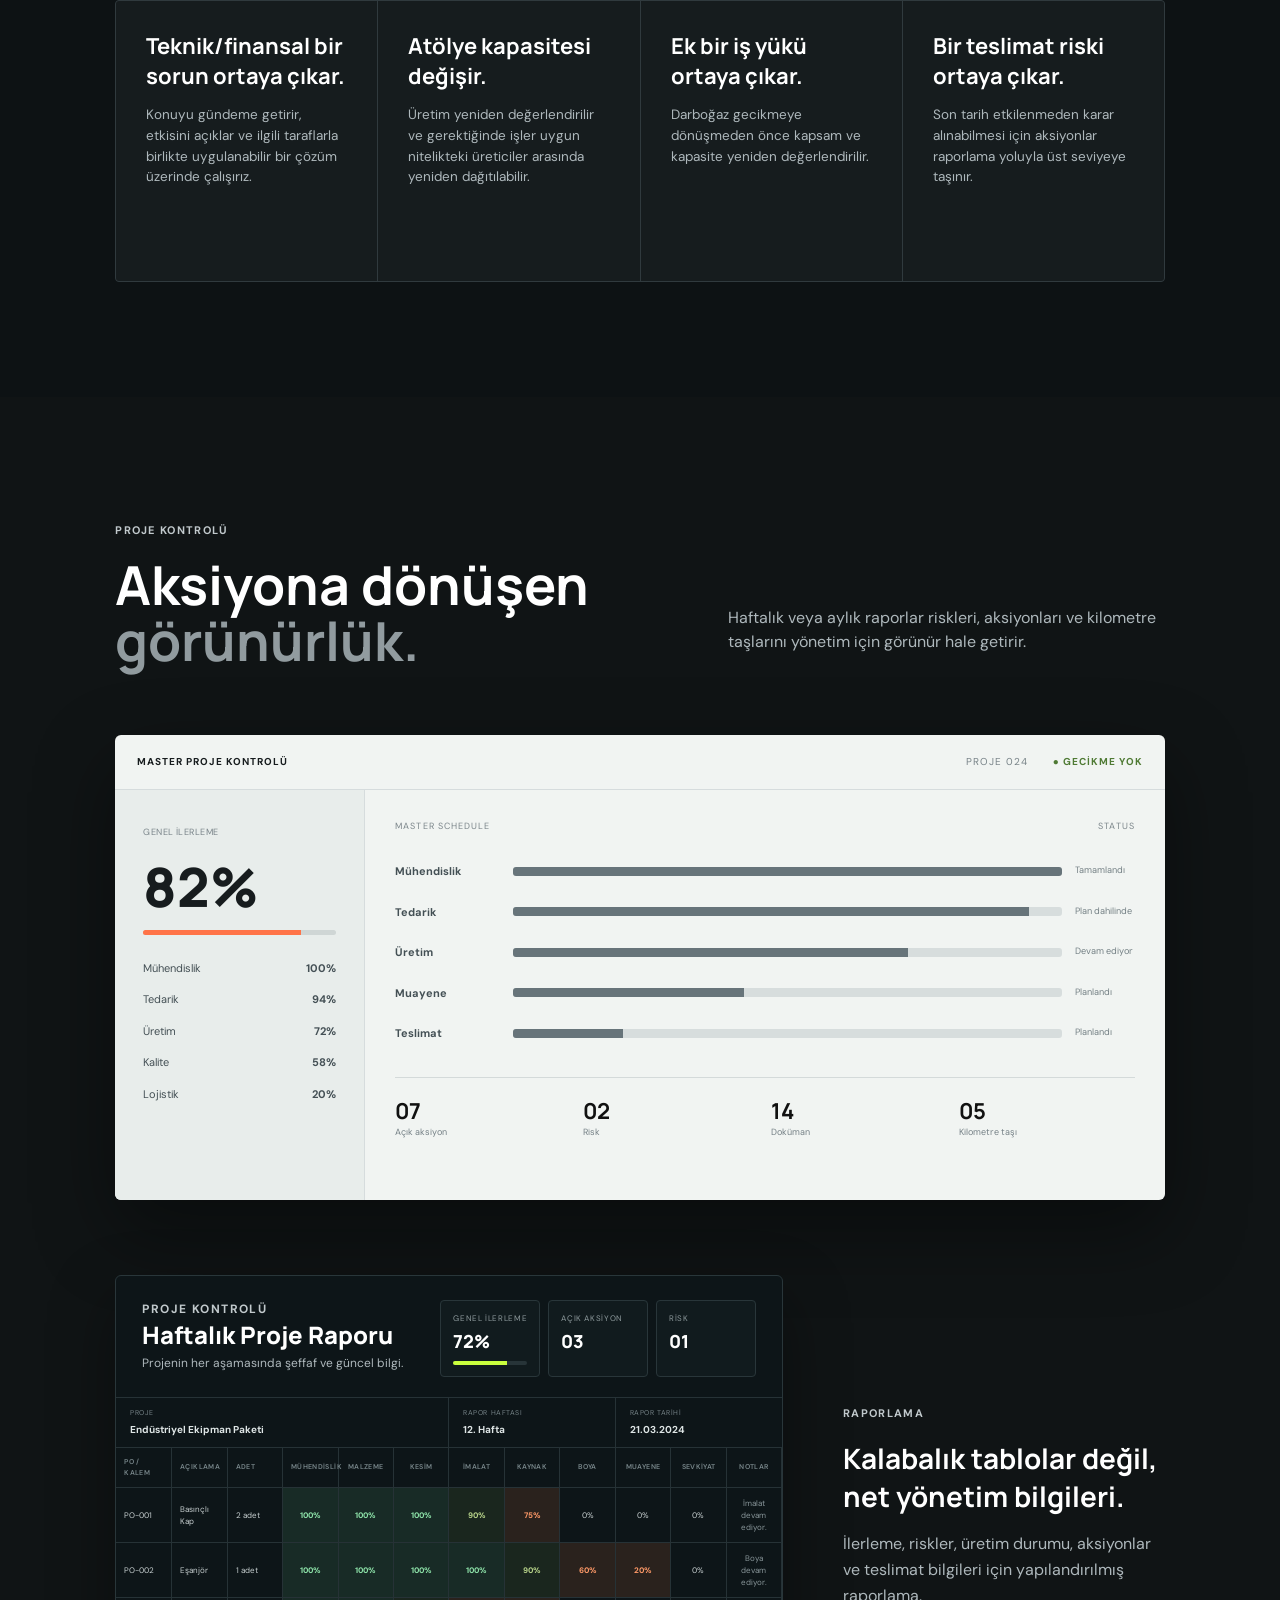
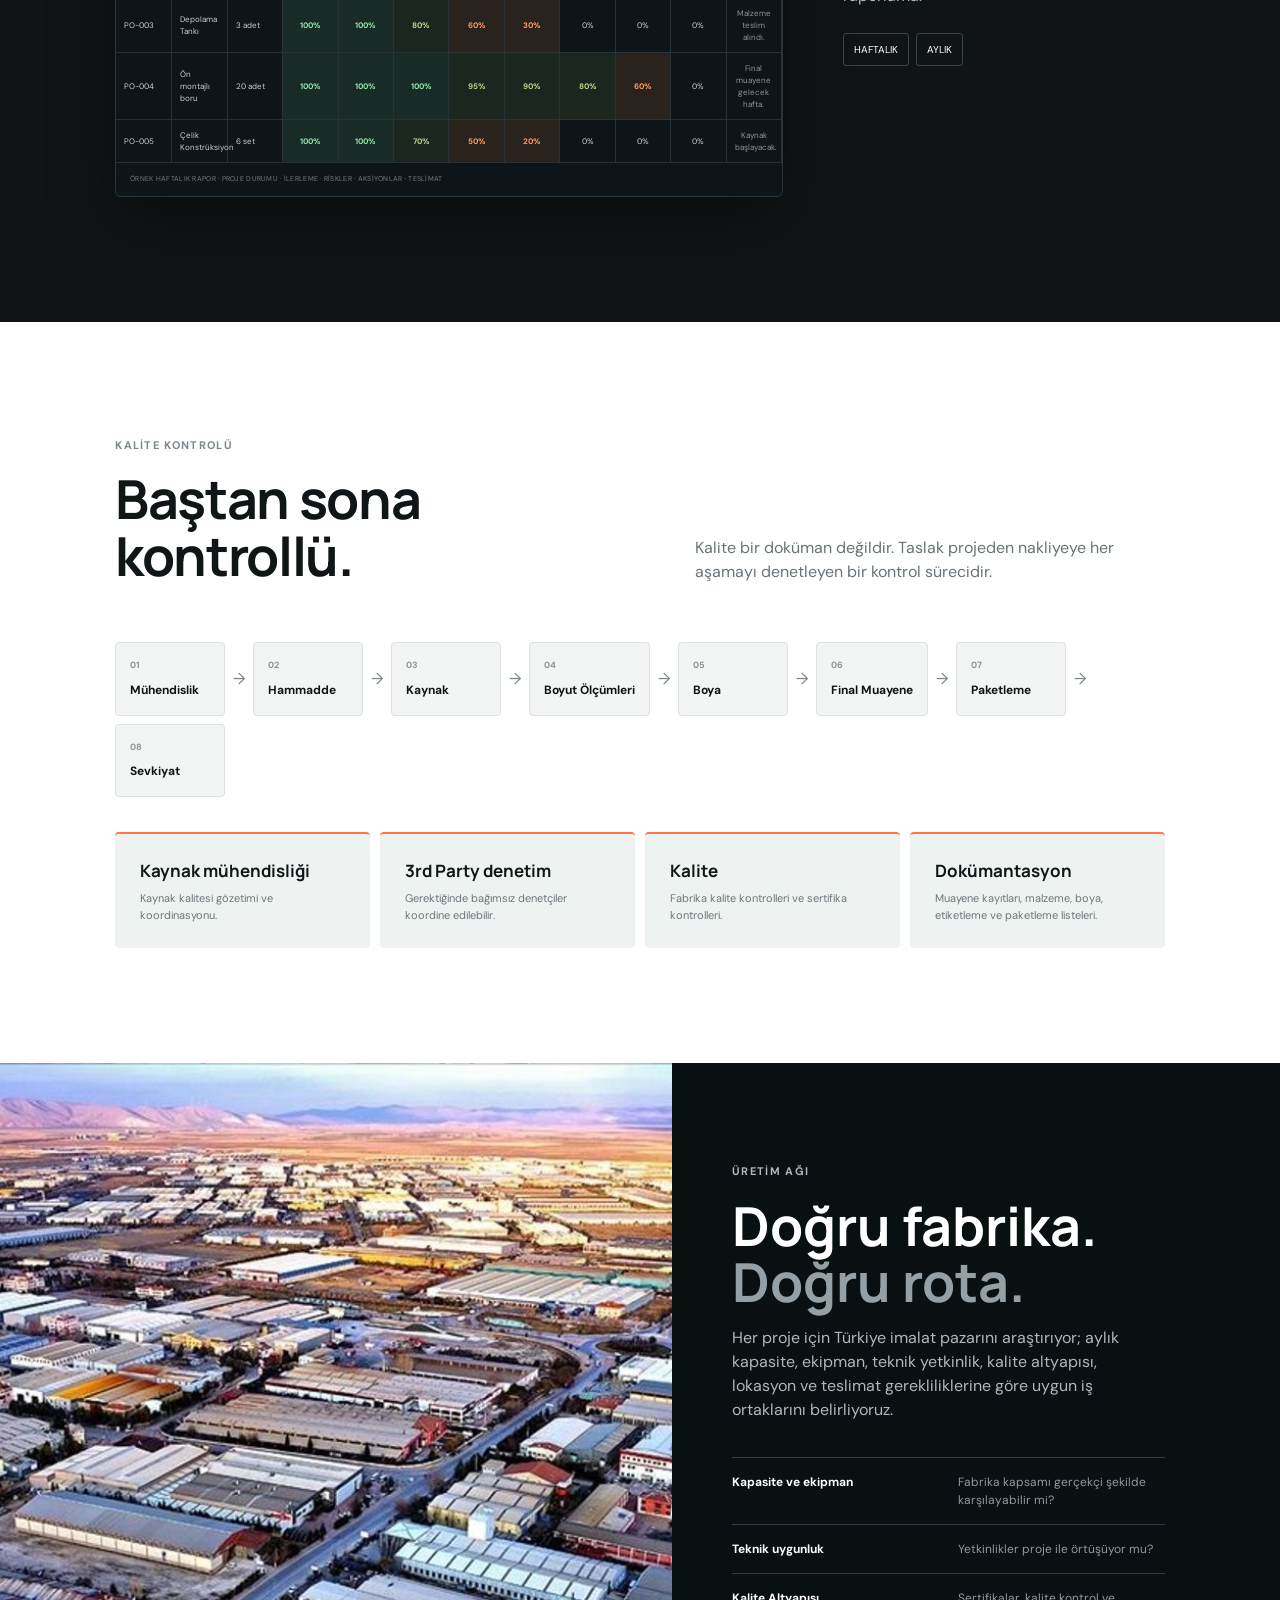
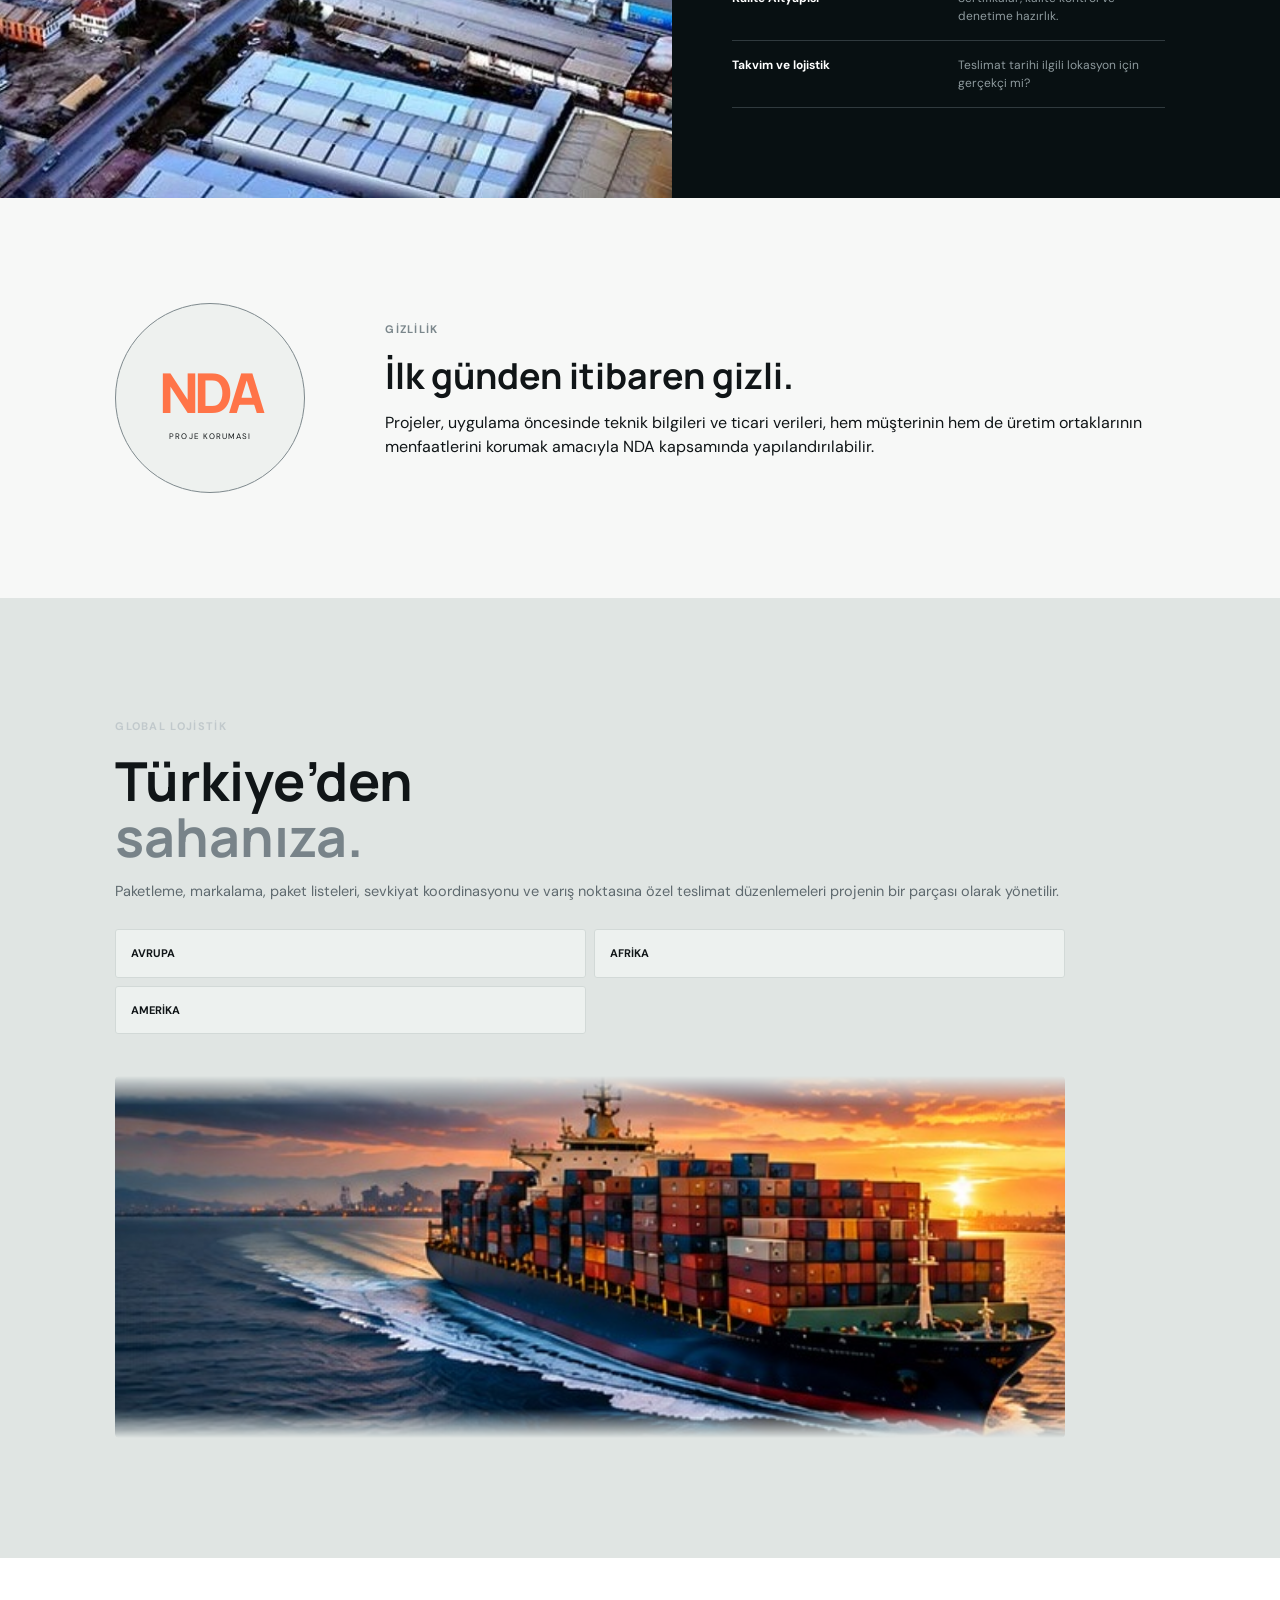
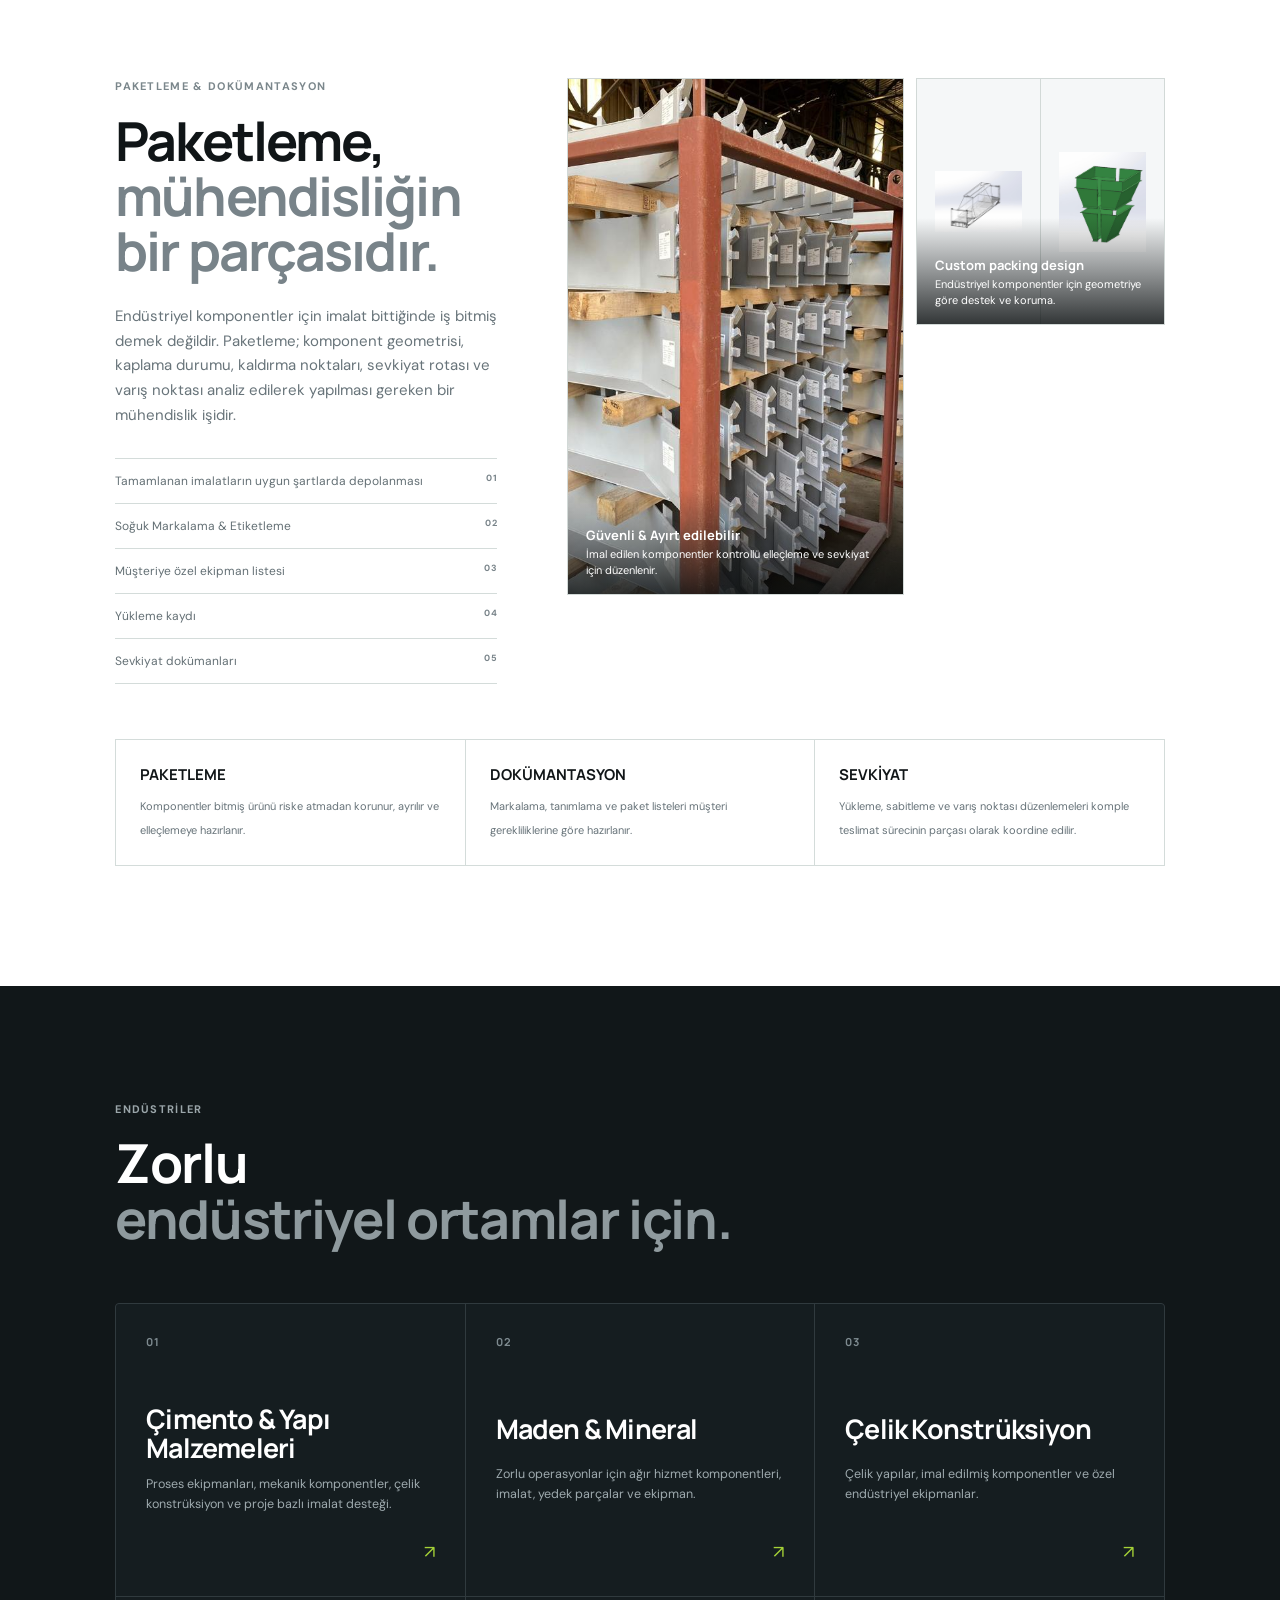
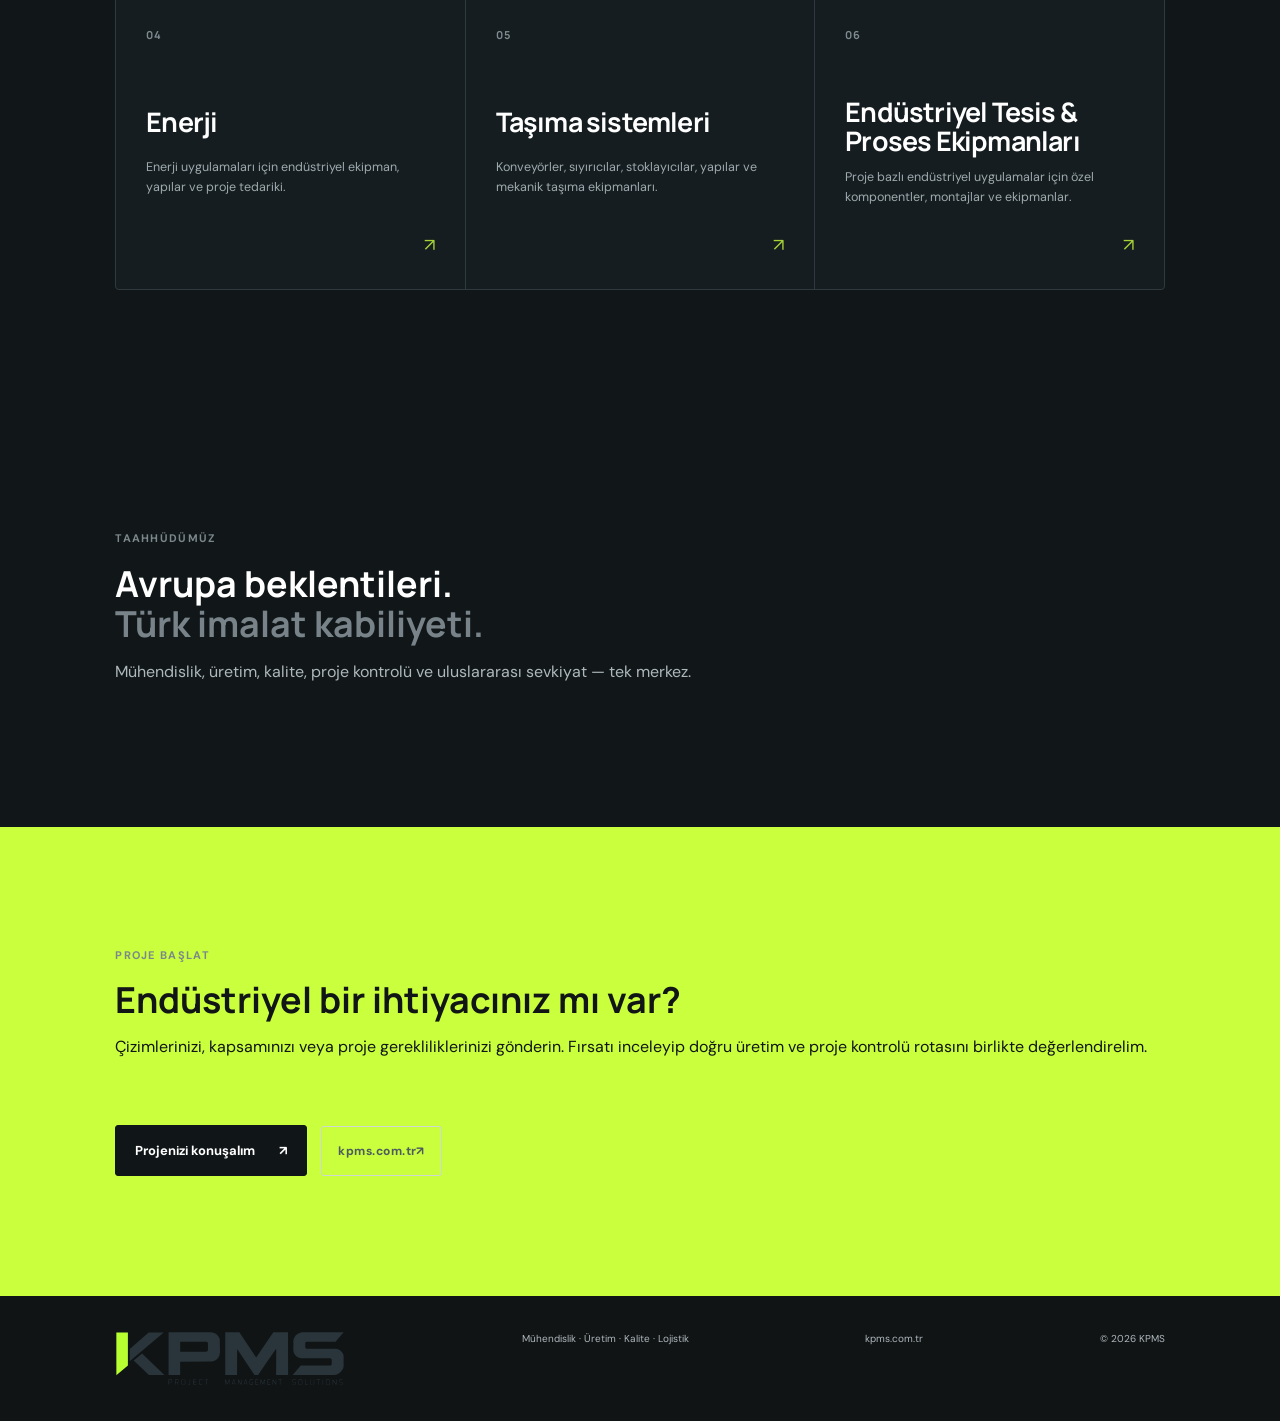
<file: tr/index.html>
<!doctype html>
<html lang="tr">
<head>
<meta charset="utf-8"><meta name="viewport" content="width=device-width,initial-scale=1">
<title>KPMS — Key Project Management Solutions</title>
<meta property="og:title" content="KPMS — Key Project Management Solutions">
<meta property="og:site_name" content="KPMS — Key Project Management Solutions">
<meta name="description" content="Mühendislik ve üretim koordinasyonundan kalite, raporlama ve uluslararası sevkiyata kadar endüstriyel proje yönetimi.">
<link rel="preconnect" href="https://fonts.googleapis.com"><link rel="preconnect" href="https://fonts.gstatic.com" crossorigin>
<link href="https://fonts.googleapis.com/css2?family=DM+Sans:wght@400;500;600;700&family=Manrope:wght@600;700;800&display=swap" rel="stylesheet">
<link rel="stylesheet" href="../styles.css">
<style>
/* =========================================================
   KPMS / BRAND & CONTACT DETAILS
   ========================================================= */
.contact-actions { display:flex; align-items:center; gap:14px; flex-wrap:wrap; }
.site-domain { display:inline-flex; align-items:center; min-height:50px; padding:0 16px; border:1px solid #cfd7d5; color:#4f5b60; font:700 12px "DM Sans",sans-serif; letter-spacing:.04em; border-radius:3px; transition:all .18s ease; }
.site-domain:hover { border-color:var(--ink); color:var(--ink); transform:translateY(-2px); }
</style>
<style>
/* =========================================================
   08 / PAKETLEME & DOKÜMANTASYON — project-specific visual layer
   ========================================================= */
.packaging-showcase {
  display: grid;
  grid-template-columns: .78fr 1.22fr;
  gap: 70px;
  align-items: start;
}
.packaging-intro { position: sticky; top: 110px; }
.packaging-intro h2 {
  font: 700 clamp(36px,4.2vw,60px)/1.03 Manrope, sans-serif;
  letter-spacing: -.035em;
  margin: 0;
}
.packaging-intro h2 span { color: #788389; }
.packaging-intro > p:not(.kicker) {
  max-width: 520px;
  color: var(--muted);
  font-size: 15px;
  line-height: 1.65;
  margin: 25px 0 0;
}
.packaging-checks {
  display: grid;
  gap: 0;
  margin-top: 30px;
  border-top: 1px solid var(--line);
}
.packaging-checks div {
  display: flex;
  justify-content: space-between;
  gap: 20px;
  padding: 13px 0;
  border-bottom: 1px solid var(--line);
  font-size: 12px;
}
.packaging-checks span { color: #647075; }
.packaging-checks b { font-size: 9px; letter-spacing: .08em; color: #788389; }
.packaging-visuals {
  display: grid;
  grid-template-columns: 1.15fr .85fr;
  gap: 12px;
}
.packaging-card {
  position: relative;
  overflow: hidden;
  margin: 0;
  min-height: 245px;
  background: #dfe4e2;
  border: 1px solid #d2d9d7;
}
.packaging-card.large { grid-row: span 2; min-height: 515px; }
.packaging-card img {
  width: 100%;
  height: 100%;
  min-height: inherit;
  display: block;
  object-fit: cover;
  object-position: center;
  transition: transform .5s ease, filter .5s ease;
}
.packaging-card.large img { object-position: center; }
.packaging-card.dual { min-height:245px; }
.packaging-card.dual .dual-images { display:grid; grid-template-columns:1fr 1fr; height:100%; min-height:inherit; gap:1px; background:#d2d9d7; }
.packaging-card.dual .dual-images img { min-width:0; }
.packaging-card.cad img { object-fit: contain; background: #f5f7f8; padding: 18px; }
.packaging-card:hover img { transform: scale(1.035); filter: saturate(.92); }
.packaging-card figcaption {
  position: absolute;
  left: 0;
  right: 0;
  bottom: 0;
  padding: 38px 18px 16px;
  color: #fff;
  background: linear-gradient(transparent, rgba(8,12,13,.82));
  font-size: 11px;
  line-height: 1.4;
}
.packaging-card figcaption b {
  display: block;
  margin-bottom: 3px;
  font: 700 13px Manrope, sans-serif;
}
.packaging-note {
  display: grid;
  grid-template-columns: repeat(3,1fr);
  gap: 1px;
  margin-top: 55px;
  background: var(--line);
  border: 1px solid var(--line);
}
.packaging-note div { background: #fff; padding: 24px; }
.packaging-note b {
  display: block;
  margin-bottom: 8px;
  font: 700 15px Manrope, sans-serif;
}
.packaging-note span { font-size: 11px; color: var(--muted); line-height: 1.5; }
@media (max-width: 950px) {
  .packaging-showcase { grid-template-columns: 1fr; }
  .packaging-intro { position: static; }
}
@media (max-width: 620px) {
  .packaging-visuals { grid-template-columns: 1fr; }
  .packaging-card.large { grid-row: auto; min-height: 360px; }
  .packaging-card { min-height: 270px; }
  .packaging-note { grid-template-columns: 1fr; }
}
</style>
</head>
<body>
<div class="progress"></div>
<header class="site-nav"><a class="logo" href="#top"><img src="../images/kpms-logo.svg" alt="KPMS — Key Proje Yönetimi Solutions"></a><nav><a href="#model">Hakkımızda</a><a href="#control">Proje Kontrolü</a><a href="#quality">Kalite</a><a href="#logistics">Lojistik</a><a class="nav-btn" href="#contact">Proje Başlat <span class="mobile-hide-arrow">↗</span></a></nav><button class="menu" aria-label="menu">☰</button></header>
<main id="top">
<section class="hero"><div class="hero-media"></div><div class="hero-tint"></div><div class="hero-lines"></div><div class="hero-inner"><p class="kicker">ENDÜSTRİYEL PROJE YÖNETİMİ · TÜRKİYE → DÜNYA</p><h1>Mühendislikten<br><em>sevkiyata.</em></h1><p class="hero-copy">Türkiye genelindeki endüstriyel projeleri koordine ediyor; teknik inceleme, üretim, kalite, raporlama ve uluslararası lojistiği tek bir merkezde birleştiriyoruz.</p><div class="actions"><a class="btn lime" href="#contact">Bir Proje Konuşalım <b class="mobile-hide-arrow">↗</b></a><a class="btn ghost" href="#model">Nasıl Çalışıyoruz <span class="mobile-hide-arrow">↓</span></a></div></div><div class="hero-bottom"><div><b>240<span>+</span></b><small>Uluslararası sevkiyat</small></div><div><b>20<span>+</span></b><small>Hizmet verilen firma</small></div><div><b>10<span>+</span></b><small>Türk imalatçı</small></div><div><b>3</b><small>Kıta</small></div></div></section>
<section class="statement"><div><p class="kicker">ROLÜMÜZ</p><h2>Tek bir kontrol noktası.<br><span>Birden fazla endüstriyel yetkinlik.</span></h2></div><p>Müşteri ile üretim arasındaki bağlantıyız. Doğru üretim rotasını belirler, uygulamayı yönetir, riskleri erken görünür hale getirir ve teslimatı gereken noktaya kadar koordine ederiz.</p></section>
<section id="model" class="model section"><div class="section-head"><div><p class="kicker">HİZMETLERİMİZ</p><h2>Çizimden sevkiyata.</h2></div><p>Proje yönetimini detay mühendislik, üretim koordinasyonu, kalite kontrol ve teslimat ile birleştiriyor; müşteriye proje boyunca tek ve koordineli bir iletişim noktası sunuyoruz.</p></div><div class="journey"><article><div class="photo p1"></div><h3>Proje Yönetimi</h3><p>Projenin tamamında kapsamı, takvimi, aksiyonları, riskleri, kilometre taşlarını ve iletişimi koordine ediyoruz.</p></article><article><div class="photo p2"></div><h3>Detay Mühendislik</h3><p>Üretim öncesinde çizimleri ve teknik şartnameleri inceliyor, imalat sorunlarını erken tespit ediyoruz.</p></article><article><div class="photo p3"></div><h3>İmalatçı seçimi</h3><p>Her proje için kapasiteyi, ekipmanı, teknik uygunluğu, kalite altyapısını ve lokasyonu değerlendiriyoruz.</p></article><article><div class="photo p4"></div><h3>Kalite</h3><p>Üretim boyunca kontrolleri, işçiliği, dokümantasyonu ve kalite gerekliliklerini takip ediyoruz.</p></article><article><div class="photo p5"></div><h3>Sevkiyat</h3><p>Paketleme, markalama, dokümantasyon ve uluslararası teslimatı nihai sevkiyata kadar koordine ediyoruz.</p></article></div></section>
<section class="experience"><div class="big-number"><strong>240+</strong><span>sevkiyat yönetimi<br>Avrupa, Afrika ve Amerika genelinde</span></div><div class="experience-copy"><p class="kicker">DENEYİMİMİZ</p><h2>Gerçek operasyonlar.<br><span>Gerçek endüstriyel akış.</span></h2><p>Türkiye'nin çeşitli bölgelerinde, alanında uzman 10'dan fazla Türk imalatçı ile</p><div class="mini-stats"><div><b>20+</b><span>Hizmet verilen firma</span></div><div><b>10+</b><span>Fabrika / Atölye</span></div><div><b>3</b><span>Kıta</span></div></div></div></section>
<section class="risk section"><div class="section-head"><div><p class="kicker">RİSK YÖNETİMİ</p><h2>Bir şeyler ters gittiğinde ne olur?</h2></div><p>Değer yalnızca projeyi takip etmekte değil; plan gerçeklikten sapmaya başladığında erken harekete geçmektedir.</p></div><div class="risk-grid"><div><b>TECHNICAL</b><h3>Teknik/finansal bir sorun ortaya çıkar.</h3><p>Konuyu gündeme getirir, etkisini açıklar ve ilgili taraflarla birlikte uygulanabilir bir çözüm üzerinde çalışırız.</p></div><div><b>CAPACITY</b><h3>Atölye kapasitesi değişir.</h3><p>Üretim yeniden değerlendirilir ve gerektiğinde işler uygun nitelikteki üreticiler arasında yeniden dağıtılabilir.</p></div><div><b>WORKLOAD</b><h3>Ek bir iş yükü ortaya çıkar.</h3><p>Darboğaz gecikmeye dönüşmeden önce kapsam ve kapasite yeniden değerlendirilir.</p></div><div><b>DELIVERY</b><h3>Bir teslimat riski ortaya çıkar.</h3><p>Son tarih etkilenmeden karar alınabilmesi için aksiyonlar raporlama yoluyla üst seviyeye taşınır.</p></div></div></section>
<section id="control" class="control"><div class="control-head"><div><p class="kicker light">PROJE KONTROLÜ</p><h2>Aksiyona dönüşen<br><span>görünürlük.</span></h2></div><p>Haftalık veya aylık raporlar riskleri, aksiyonları ve kilometre taşlarını yönetim için görünür hale getirir.</p></div><div class="dashboard"><div class="dashbar"><b>MASTER PROJE KONTROLÜ</b><span>PROJE 024</span><i>● GECİKME YOK</i></div><div class="dashbody"><aside><small>GENEL İLERLEME</small><strong id="progressValue">82%</strong><div class="meter"><i></i></div><label>Mühendislik <b>100%</b></label><label>Tedarik <b>94%</b></label><label>Üretim <b>72%</b></label><label>Kalite <b>58%</b></label><label>Lojistik <b>20%</b></label></aside><div class="gantt"><div class="g-head"><span>MASTER SCHEDULE</span><span>STATUS</span></div><div class="grow"><b>Mühendislik</b><i><em style="width: 100%;"></em></i><small>Tamamlandı</small></div><div class="grow"><b>Tedarik</b><i><em style="width: 94%;"></em></i><small>Plan dahilinde</small></div><div class="grow"><b>Üretim</b><i><em style="width: 72%;"></em></i><small>Devam ediyor</small></div><div class="grow"><b>Muayene</b><i><em style="width: 42%;"></em></i><small>Planlandı</small></div><div class="grow"><b>Teslimat</b><i><em style="width: 20%;"></em></i><small>Planlandı</small></div><div class="dash-cards"><span><b>07</b>Açık aksiyon</span><span><b>02</b>Risk</span><span><b>14</b>Doküman</span><span><b>05</b>Kilometre taşı</span></div></div></div></div><div class="reports"><div class="report-sheet"><div class="report-top"><div><p class="kicker light">PROJE KONTROLÜ</p><h4>Haftalık Proje Raporu</h4><p>Projenin her aşamasında şeffaf ve güncel bilgi.</p></div><div class="report-kpis"><div class="report-kpi"><small>Genel İlerleme</small><strong>72%</strong><div class="bar"><i></i></div></div><div class="report-kpi"><small>Açık Aksiyon</small><strong>03</strong></div><div class="report-kpi"><small>Risk</small><strong>01</strong></div></div></div><div class="report-meta"><div><small>Proje</small><b>Endüstriyel Ekipman Paketi</b></div><div><small>Rapor Haftası</small><b>12. Hafta</b></div><div><small>Rapor Tarihi</small><b>21.03.2024</b></div></div><table class="report-table"><thead><tr><th>PO / Kalem</th><th>Açıklama</th><th>Adet</th><th>Mühendislik</th><th>Malzeme</th><th>Kesim</th><th>İmalat</th><th>Kaynak</th><th>Boya</th><th>Muayene</th><th>Sevkiyat</th><th>Notlar</th></tr></thead><tbody><tr><td>PO-001</td><td>Basınçlı Kap</td><td>2 adet</td><td class="progress-cell done">100%</td><td class="progress-cell done">100%</td><td class="progress-cell done">100%</td><td class="progress-cell">90%</td><td class="progress-cell mid">75%</td><td>0%</td><td>0%</td><td>0%</td><td class="note">İmalat devam ediyor.</td></tr><tr><td>PO-002</td><td>Eşanjör</td><td>1 adet</td><td class="progress-cell done">100%</td><td class="progress-cell done">100%</td><td class="progress-cell done">100%</td><td class="progress-cell done">100%</td><td class="progress-cell">90%</td><td class="progress-cell mid">60%</td><td class="progress-cell mid">20%</td><td>0%</td><td class="note">Boya devam ediyor.</td></tr><tr><td>PO-003</td><td>Depolama Tankı</td><td>3 adet</td><td class="progress-cell done">100%</td><td class="progress-cell done">100%</td><td class="progress-cell">80%</td><td class="progress-cell mid">60%</td><td class="progress-cell mid">30%</td><td>0%</td><td>0%</td><td>0%</td><td class="note">Malzeme teslim alındı.</td></tr><tr><td>PO-004</td><td>Ön montajlı boru</td><td>20 adet</td><td class="progress-cell done">100%</td><td class="progress-cell done">100%</td><td class="progress-cell done">100%</td><td class="progress-cell">95%</td><td class="progress-cell">90%</td><td class="progress-cell">80%</td><td class="progress-cell mid">60%</td><td>0%</td><td class="note">Final muayene gelecek hafta.</td></tr><tr><td>PO-005</td><td>Çelik Konstrüksiyon</td><td>6 set</td><td class="progress-cell done">100%</td><td class="progress-cell done">100%</td><td class="progress-cell">70%</td><td class="progress-cell mid">50%</td><td class="progress-cell mid">20%</td><td>0%</td><td>0%</td><td>0%</td><td class="note">Kaynak başlayacak.</td></tr></tbody></table><div class="report-footer">ÖRNEK HAFTALIK RAPOR · PROJE DURUMU · İLERLEME · RİSKLER · AKSİYONLAR · TESLİMAT</div></div><div><p class="kicker light">RAPORLAMA</p><h3>Kalabalık tablolar değil, net yönetim bilgileri.</h3><p>İlerleme, riskler, üretim durumu, aksiyonlar ve teslimat bilgileri için yapılandırılmış raporlama.</p><div class="tags"><span>HAFTALIK</span><span>AYLIK</span></div></div></div></section>
<section id="quality" class="quality section"><div class="section-head"><div><p class="kicker">KALİTE KONTROLÜ</p><h2>Baştan sona kontrollü.</h2></div><p>Kalite bir doküman değildir. Taslak projeden nakliyeye her aşamayı denetleyen bir kontrol sürecidir.</p></div><div class="quality-chain"><div><b>01</b>Mühendislik</div><i>→</i><div><b>02</b>Hammadde</div><i>→</i><div><b>03</b>Kaynak</div><i>→</i><div><b>04</b>Boyut Ölçümleri</div><i>→</i><div><b>05</b>Boya</div><i>→</i><div><b>06</b>Final Muayene</div><i>→</i><div><b>07</b>Paketleme</div><i>→</i><div><b>08</b>Sevkiyat</div></div><div class="quality-cards"><div><b>Kaynak mühendisliği</b><span>Kaynak kalitesi gözetimi ve koordinasyonu.</span></div><div><b>3rd Party denetim</b><span>Gerektiğinde bağımsız denetçiler koordine edilebilir.</span></div><div><b>Kalite</b><span>Fabrika kalite kontrolleri ve sertifika kontrolleri.</span></div><div><b>Dokümantasyon</b><span>Muayene kayıtları, malzeme, boya, etiketleme ve paketleme listeleri.</span></div></div></section>
<section class="network"><div class="network-photo"></div><div class="network-copy"><p class="kicker">ÜRETİM AĞI</p><h2>Doğru fabrika.<br><span>Doğru rota.</span></h2><p>Her proje için Türkiye imalat pazarını araştırıyor; aylık kapasite, ekipman, teknik yetkinlik, kalite altyapısı, lokasyon ve teslimat gerekliliklerine göre uygun iş ortaklarını belirliyoruz.</p><ol><li><b>Kapasite ve ekipman</b><span>Fabrika kapsamı gerçekçi şekilde karşılayabilir mi?</span></li><li><b>Teknik uygunluk</b><span>Yetkinlikler proje ile örtüşüyor mu?</span></li><li><b>Kalite Altyapısı</b><span>Sertifikalar, kalite kontrol ve denetime hazırlık.</span></li><li><b>Takvim ve lojistik</b><span>Teslimat tarihi ilgili lokasyon için gerçekçi mi?</span></li></ol></div></section>
<section class="confidential"><div class="nda"><span>NDA</span><small>PROJE KORUMASI</small></div><div><p class="kicker">GİZLİLİK</p><h2>İlk günden itibaren gizli.</h2><p>Projeler, uygulama öncesinde teknik bilgileri ve ticari verileri, hem müşterinin hem de üretim ortaklarının menfaatlerini korumak amacıyla NDA kapsamında yapılandırılabilir.</p></div></section>
<section id="logistics" class="logistics"><div class="logistics-grid"><div class="logistics-copy"><p class="kicker light">GLOBAL LOJİSTİK</p><h2>Türkiye’den<br><span>sahanıza.</span></h2><p>Paketleme, markalama, paket listeleri, sevkiyat koordinasyonu ve varış noktasına özel teslimat düzenlemeleri projenin bir parçası olarak yönetilir.</p><div class="logistics-list"><div>AVRUPA</div><div>AFRİKA</div><div>AMERİKA</div></div></div><div class="map"></div></div></section>
<section class="pack section" id="packaging">
  <div class="packaging-showcase">
    <div class="packaging-intro">
      <p class="kicker">PAKETLEME &amp; DOKÜMANTASYON</p>
      <h2>Paketleme,<br><span>mühendisliğin bir parçasıdır.</span></h2>
      <p>Endüstriyel komponentler için imalat bittiğinde iş bitmiş demek değildir. Paketleme; komponent geometrisi, kaplama durumu, kaldırma noktaları, sevkiyat rotası ve varış noktası analiz edilerek yapılması gereken bir mühendislik işidir.</p>
      <div class="packaging-checks">
        <div><span>Tamamlanan imalatların uygun şartlarda depolanması</span><b>01</b></div>
        <div><span>Soğuk Markalama &amp; Etiketleme</span><b>02</b></div>
        <div><span>Müşteriye özel ekipman listesi</span><b>03</b></div>
        <div><span>Yükleme kaydı</span><b>04</b></div>
        <div><span>Sevkiyat dokümanları</span><b>05</b></div>
      </div>
    </div>
    <div class="packaging-visuals">
      <figure class="packaging-card large">
        <img src="../images/packing1.jpeg" alt="Güvenli ve ayırt edilebilir endüstriyel komponentler">
        <figcaption><b>Güvenli &amp; Ayırt edilebilir</b>İmal edilen komponentler kontrollü elleçleme ve sevkiyat için düzenlenir.</figcaption>
      </figure>
      <figure class="packaging-card cad dual">
        <div class="dual-images">
          <img src="../images/3d-packing-flat.jpeg" alt="Özel paketleme tasarımı teknik çizimi">
          <img src="../images/3d-packing.jpeg" alt="Özel paketleme tasarımı 3D modeli">
        </div>
        <figcaption><b>Custom packing design</b>Endüstriyel komponentler için geometriye göre destek ve koruma.</figcaption>
      </figure>
    </div>
  </div>
  <div class="packaging-note">
    <div><b>PAKETLEME</b><span>Komponentler bitmiş ürünü riske atmadan korunur, ayrılır ve elleçlemeye hazırlanır.</span></div>
    <div><b>DOKÜMANTASYON</b><span>Markalama, tanımlama ve paket listeleri müşteri gerekliliklerine göre hazırlanır.</span></div>
    <div><b>SEVKİYAT</b><span>Yükleme, sabitleme ve varış noktası düzenlemeleri komple teslimat sürecinin parçası olarak koordine edilir.</span></div>
  </div>
</section>
<section class="industries section">
  <div class="section-head"><div><p class="kicker">ENDÜSTRİLER</p><h2>Zorlu<br><span>endüstriyel ortamlar için.</span></h2></div></div>
  <div class="industry-grid">
    <article><b>01</b><h3>Çimento &amp; Yapı Malzemeleri</h3><p>Proses ekipmanları, mekanik komponentler, çelik konstrüksiyon ve proje bazlı imalat desteği.</p></article>
    <article><b>02</b><h3>Maden &amp; Mineral</h3><p>Zorlu operasyonlar için ağır hizmet komponentleri, imalat, yedek parçalar ve ekipman.</p></article>
    <article><b>03</b><h3>Çelik Konstrüksiyon</h3><p>Çelik yapılar, imal edilmiş komponentler ve özel endüstriyel ekipmanlar.</p></article>
    <article><b>04</b><h3>Enerji</h3><p>Enerji uygulamaları için endüstriyel ekipman, yapılar ve proje tedariki.</p></article>
    <article><b>05</b><h3>Taşıma sistemleri</h3><p>Konveyörler, sıyırıcılar, stoklayıcılar, yapılar ve mekanik taşıma ekipmanları.</p></article>
    <article><b>06</b><h3>Endüstriyel Tesis &amp; Proses Ekipmanları</h3><p>Proje bazlı endüstriyel uygulamalar için özel komponentler, montajlar ve ekipmanlar.</p></article>
  </div>
</section>
<section class="closing"><p class="kicker">TAAHHÜDÜMÜZ</p><h2>Avrupa beklentileri.<br><span>Türk imalat kabiliyeti.</span></h2><p>Mühendislik, üretim, kalite, proje kontrolü ve uluslararası sevkiyat — tek merkez.</p></section>
<section id="contact" class="contact"><div><p class="kicker">PROJE BAŞLAT</p><h2>Endüstriyel bir ihtiyacınız mı var?</h2><p>Çizimlerinizi, kapsamınızı veya proje gerekliliklerinizi gönderin. Fırsatı inceleyip doğru üretim ve proje kontrolü rotasını birlikte değerlendirelim.</p></div><div class="contact-actions"><a class="btn dark" href="mailto:pmo@kpms.com.tr">Projenizi konuşalım <span class="mobile-hide-arrow">↗</span></a><a class="site-domain" href="https://kpms.com.tr" target="_blank" rel="noopener">kpms.com.tr <span class="mobile-hide-arrow">↗</span></a></div></section>
</main>
<footer class="footer"><a class="logo" href="https://kpms.com.tr" target="_blank" rel="noopener"><img src="../images/kpms-logo.svg" alt="KPMS — Key Proje Yönetimi Solutions"></a><span>Mühendislik · Üretim · Kalite · Lojistik</span><a href="https://kpms.com.tr" target="_blank" rel="noopener">kpms.com.tr</a><span>© 2026 KPMS</span></footer>
<script src="../script.js"></script>
</body>
</html>
</file>
<file: styles.css>
/* =========================================================
   KOLER INDUSTRIAL WEBSITE — MAIN STYLESHEET
   ---------------------------------------------------------
   Tek stylesheet. industrial-theme.css artık kullanılmıyor —
   script.js onu enjekte etmeyi bıraktı, aksi halde bu dosyayla
   çakışıp renkleri bozuyordu. Bu dosyayı okurken yukarıdan
   aşağıya ilerleyebilirsin. Her bölümün başında neyi kontrol
   ettiği yazıyor.
   ========================================================= */

/* =========================================================
   1. RENKLER VE TEMEL AYARLAR
   ---------------------------------------------------------
   İki vurgu rengi var: lime CTA/canlı-durum için, weld
   (turuncu) dikkat/risk/ısı noktaları için. İkisi birden her
   yerde kullanılmıyor — biri baskın kalınca renk daha okunur.
   ========================================================= */
:root {
  --ink: #101517;
  --paper: #eef1ef;
  --white: #fff;
  --muted: #68747a;
  --line: #d4dcda;
  --lime: #c9ff3d;
  --weld: #ff7448;
  --dark: #101415;

  /* Kademeli başlık ölçeği — her bölüm aynı yükseklikte "bağırmasın" */
  --h2-hero: clamp(46px, 6.4vw, 92px);
  --h2-major: clamp(38px, 4.2vw, 60px);
  --h2-minor: clamp(28px, 2.8vw, 38px);
}

* { box-sizing: border-box; }
html { scroll-behavior: smooth; }
body { margin: 0; background: var(--paper); color: var(--ink); font-family: "DM Sans", sans-serif; font-size: 16px; line-height: 1.5; overflow-x: hidden; }
a { text-decoration: none; color: inherit; }
button { font-family: inherit; }
:focus-visible { outline: 2px solid var(--lime); outline-offset: 3px; }
@media (prefers-reduced-motion: reduce) { * { animation: none !important; transition: none !important; } }

/* =========================================================
   2. ÜST MENÜ / NAVBAR
   ========================================================= */
.progress { position: fixed; z-index: 200; top: 0; left: 0; height: 3px; width: 0; background: var(--lime); }
.site-nav { height: 78px; position: sticky; top: 0; z-index: 190; display: flex; align-items: center; padding: 0 5vw; background: rgba(238, 241, 239, .94); border-bottom: 1px solid var(--line); backdrop-filter: blur(18px); }
.logo { display:flex; align-items:center; }
.logo img { width: 230px; height: auto; display:block; }
.site-nav nav { display: flex; gap: 26px; align-items: center; margin-left: auto; font-size: 13px; color: #465055; }
.site-nav nav a:hover { color: var(--ink); }
.nav-btn { padding: 11px 15px; background: var(--ink); color: #fff !important; border-radius: 3px; }
.menu { display: none; border: 0; background: none; font-size: 20px; }
.language-switcher { display: flex; gap: 3px; margin-left: 20px; padding: 3px; border: 1px solid #cbd3d1; border-radius: 999px; background: #fff; }
.lang-btn { border: 0; border-radius: 999px; padding: 6px 9px; background: transparent; color: #657076; font: 700 9px "DM Sans"; cursor: pointer; }
.lang-btn.active,.lang-btn:hover { background: var(--ink); color: #fff; }

/* =========================================================
   3. HERO / ANA GİRİŞ ALANI — sayfanın en yüksek sesli anı,
   geri kalan bölümler bununla yarışmıyor.
   ========================================================= */
.hero { min-height: 870px; position: relative; color: #fff; display: flex; align-items: center; padding: 100px 8vw; overflow: hidden; background: #0a0d0e; isolation: isolate; }
.hero-media { position: absolute; inset: 0; z-index: -3; background-image: url("images/hero-industrial.jpg"); background-size: cover; background-position: center; background-repeat: no-repeat; filter: saturate(.75) contrast(1.12) brightness(.8); }
.hero-tint { position: absolute; inset: 0; z-index: -2; background: linear-gradient(90deg, rgba(7,14,16,.85), rgba(7,14,16,.5) 44%, rgba(7,14,16,.16)), linear-gradient(0deg, rgba(7,14,16,.4), transparent 58%, rgba(7,14,16,.18)); }
.hero-lines { position: absolute; inset: 0; z-index: -1; background: radial-gradient(circle at 78% 28%, rgba(201,255,61,.07), transparent 28%); pointer-events: none; }
.hero-inner { position: relative; z-index: 2; max-width: 900px; }
.kicker { font-size: 11px; letter-spacing: .12em; font-weight: 700; color: #7b878c; margin: 0 0 18px; }
.kicker.light { color: #c1c9cc; }
.hero h1 { font: 800 var(--h2-hero)/.98 Manrope, sans-serif; letter-spacing: -.045em; margin: 0; text-shadow: 0 8px 30px rgba(0,0,0,.3); }
.hero h1 em { font-style: normal; color: var(--lime); }
.hero-copy { font-size: 19px; line-height: 1.55; color: #e1e7e8; max-width: 720px; margin: 30px 0; }
.actions { display: flex; gap: 11px; flex-wrap: wrap; }
.btn { display: inline-flex; gap: 24px; align-items: center; padding: 15px 19px; font-size: 13px; font-weight: 700; border: 1px solid; border-radius: 3px; transition: transform .18s ease; }
.btn:hover { transform: translateY(-2px); }
.btn.lime { background: var(--lime); border-color: var(--lime); color: #111516; }
.btn.ghost { border-color: rgba(220,230,231,.55); color: #fff; background: rgba(16,22,24,.42); }
.btn.dark { background: var(--ink); color: #fff; border-color: var(--ink); }
.hero-bottom { position: absolute; z-index: 3; left: 8vw; right: 8vw; bottom: 34px; display: grid; grid-template-columns: repeat(4, 1fr); border-top: 1px solid rgba(255,255,255,.2); }
.hero-bottom div { padding: 16px 0; border-right: 1px solid rgba(255,255,255,.12); }
.hero-bottom div + div { padding-left: 22px; }
.hero-bottom b { font: 800 clamp(32px,3.6vw,50px) Manrope, sans-serif; display: block; }
.hero-bottom b span { color: var(--lime); }
.hero-bottom small { font-size: 9px; text-transform: uppercase; letter-spacing: .09em; color: #c5ced0; }

/* =========================================================
   4. GENEL BÖLÜM / SECTION AYARLARI — ana bölümler burada,
   var(--h2-major) kullanıyor. Destek bölümler (statement,
   confidential, pack, closing, contact) daha sakin,
   var(--h2-minor) kullanıyor — kendi bloklarında tanımlı.
   ========================================================= */
.section { padding: 115px 9vw; }
.section h2 { font: 700 var(--h2-major)/1.05 Manrope, sans-serif; letter-spacing: -.025em; margin: 0; }
.section-head { display: flex; justify-content: space-between; align-items: end; gap: 70px; margin-bottom: 58px; }
.section-head > p { max-width: 470px; color: var(--muted); margin: 0; }
.statement { display: grid; grid-template-columns: 1.15fr .85fr; gap: 80px; padding: 120px 9vw; background: #fff; }
.statement h2 { font: 700 var(--h2-minor)/1.1 Manrope, sans-serif; letter-spacing: -.02em; margin: 0; }
.statement h2 span,.section h2 span,.experience h2 span,.network h2 span,.confidential h2 span,.logistics h2 span,.pack h2 span,.closing h2 span,.contact h2 span { color: #788389; }
.statement > p { align-self: end; color: var(--muted); font-size: 17px; max-width: 500px; }

/* =========================================================
   5. İŞ MODELİ / JOURNEY CARDS — gerçek 4 adımlı süreç,
   numaralandırma burada anlamlı.
   ========================================================= */
#model { background: #121719; color: #fff; position: relative; overflow: hidden; }
#model .kicker { color: #9ba6aa; }
#model .section-head > p { color: #aeb8bc; }
#model h2 { color: #fff; }
#model h2 span { color: #8f9a9e; }
.journey { display: grid; grid-template-columns: repeat(5, 1fr); gap: 10px; }
.journey article { background: #1a2225; border: 1px solid #303a3e; border-radius: 4px; padding: 20px; min-height: 500px; position: relative; overflow: hidden; transition: transform .3s ease; }
.journey article:hover { transform: translateY(-6px); }
.journey article > span { font: 700 11px Manrope; color: var(--lime); }
.journey h3 { font: 700 23px Manrope; margin: 0 0 10px; color: #fff; }
.journey p { font-size: 13.5px; color: #aeb8bc; line-height: 1.55; }
.photo { height: 220px; margin: 18px -20px 25px; position: relative; overflow: hidden; background-size: cover; background-position: center; filter: saturate(.85) contrast(1.02); border-bottom: 2px solid var(--lime); }
.photo.p1 { background-image: url("images/project-management.jpeg"); }
.photo.p2 { background-image: url("images/engineering-review.jpg"); }
.photo.p3 { background-image: url("images/manufacturer-selection.jpg"); }
.photo.p4 { background-image: url("images/quality.jpg"); }
.photo.p5 { background-image: url("images/shipment.jpg"); }
.photo:after { content: ""; position: absolute; inset: 0; background: linear-gradient(180deg, transparent 48%, rgba(0,0,0,.25)); }

/* =========================================================
   6. EXPERIENCE / INDUSTRIAL EXPERIENCE — gerçek rakam,
   tek başına odak. Sayfada tek "dev sayı" burada.
   ========================================================= */
.experience { padding: 120px 9vw; display: grid; grid-template-columns: .9fr 1.1fr; gap: 100px; background: #dfe5e3; }
.big-number strong { font: 800 clamp(90px,12vw,170px) Manrope; letter-spacing: -.08em; display: block; line-height: .82; }
.big-number span { display: block; margin-top: 32px; font-size: 13px; letter-spacing: .04em; color: #59656a; }
.experience-copy h2 { font: 700 var(--h2-major)/1.05 Manrope; margin: 0; }
.experience-copy > p:not(.kicker) { color: var(--muted); font-size: 15px; line-height: 1.6; }
.mini-stats { display: grid; grid-template-columns: repeat(3,1fr); margin-top: 35px; border-top: 1px solid #bfc7c7; }
.mini-stats div { padding: 18px 12px 0 0; }
.mini-stats b { font: 800 28px Manrope; display: block; }
.mini-stats span { font-size: 10px; color: #687278; }

/* =========================================================
   7. RISK / CONTROL / PROJECT MANAGEMENT — 4 paralel senaryo,
   sıra değil. Rozetler "AŞAMA / ANLAM" biçiminde, boş rakam
   değil — turuncu vurgu burada devrede (dikkat noktası).
   ========================================================= */
.risk { background: #0d1214; color: #fff; }
.risk .kicker { color: var(--weld); }
.risk .section-head > p { color: #aeb8bc; }
.risk h2 { color: #fff; }
.risk h2 span { color: #8f999d; }
.risk-grid { display: grid; grid-template-columns: repeat(4,1fr); gap: 1px; background: #303a3e; border: 1px solid #303a3e; border-radius: 4px; overflow: hidden; }
.risk-grid > div { padding: 30px; min-height: 280px; background: #161c1e; }
.risk-grid b { display: none; }
.risk-grid h3 { font: 700 22px Manrope; margin: 0 0 12px; color: #fff; }
.risk-grid p { font-size: 13.5px; color: #aeb8bc; line-height: 1.55; }

.control { background: #101415; color: #fff; padding: 125px 9vw; }
.control-head { display: grid; grid-template-columns: 1.1fr .9fr; gap: 80px; align-items: end; }
.control-head > p { color: #aeb8bc; max-width: 480px; }
.control h2 { font: 700 var(--h2-major)/1.05 Manrope; margin: 0; color: #fff; }
.control h2 span { color: #919b9f; }
.dashboard { margin-top: 65px; background: #f1f4f2; color: #171c1e; border-radius: 6px; overflow: hidden; box-shadow: 0 30px 80px rgba(0,0,0,.4); }
.dashbar { height: 55px; border-bottom: 1px solid #d6dcdd; display: flex; align-items: center; gap: 25px; padding: 0 22px; font-size: 10px; letter-spacing: .1em; }
.dashbar span { margin-left: auto; color: #778287; }
.dashbar i { font-style: normal; color: #4f7a34; font-weight: 700; }
.dashbody { display: grid; grid-template-columns: 250px 1fr; min-height: 410px; }
.dashbody aside { background: #e8edeb; padding: 28px; border-right: 1px solid #d6dcdd; }
.dashbody aside small { font-size: 9px; color: #7a858a; letter-spacing: .05em; }
.dashbody aside strong { display: block; font: 800 54px Manrope; margin: 7px 0; }
.meter { height: 5px; background: #cfd6d5; margin-bottom: 25px; border-radius: 3px; overflow: hidden; }
.meter i { display: block; width: 82%; height: 100%; background: var(--weld); }
.dashbody label { display: flex; justify-content: space-between; font-size: 11px; margin: 15px 0; color: #445055; }
.gantt { padding: 30px; }
.g-head { display: flex; justify-content: space-between; color: #7c868b; font-size: 9px; letter-spacing: .12em; margin-bottom: 30px; }
.grow { display: grid; grid-template-columns: 105px 1fr 60px; gap: 13px; align-items: center; margin: 24px 0; font-size: 11px; color: #445055; }
.grow > i { height: 9px; background: #d7dddd; border-radius: 3px; overflow: hidden; }
.grow em { height: 100%; display: block; background: #67747a; }
.grow small { color: #748085; }
.dash-cards { display: grid; grid-template-columns: repeat(4,1fr); border-top: 1px solid #d4dada; margin-top: 35px; padding-top: 18px; gap: 12px; }
.dash-cards span { font-size: 9px; color: #758086; }
.dash-cards b { display: block; font: 700 22px Manrope; color: #111; }
.reports { display: grid; grid-template-columns: 1.35fr .65fr; gap: 60px; align-items: center; margin-top: 75px; }
.report-sheet { background: #0d1518; color: #dbe3e4; border: 1px solid #29363a; border-radius: 6px; overflow: hidden; box-shadow: 0 25px 65px rgba(0,0,0,.35); }
.report-top { display: flex; justify-content: space-between; align-items: flex-start; gap: 24px; padding: 24px 26px 20px; border-bottom: 1px solid #263236; }
.report-top h4 { margin: 4px 0 6px; font: 800 24px/1.1 Manrope; color: #fff; }
.report-top p { margin: 0; color: #9eabad; font-size: 12px; }
.report-kpis { display: grid; grid-template-columns: repeat(3, minmax(90px,1fr)); gap: 8px; min-width: 300px; }
.report-kpi { border: 1px solid #29363a; border-radius: 4px; padding: 11px 12px; background: #111b1e; }
.report-kpi small { display: block; color: #8e9a9d; font-size: 8px; letter-spacing: .08em; text-transform: uppercase; }
.report-kpi strong { display: block; margin-top: 5px; color: #fff; font: 800 18px Manrope; }
.report-kpi .bar { height: 4px; margin-top: 8px; background: #273438; border-radius: 4px; overflow: hidden; }
.report-kpi .bar i { display: block; width: 72%; height: 100%; background: var(--lime); }
.report-meta { display: grid; grid-template-columns: 1.4fr .7fr .7fr; border-bottom: 1px solid #263236; }
.report-meta div { padding: 10px 14px; border-right: 1px solid #263236; }
.report-meta div:last-child { border-right: 0; }
.report-meta small { display: block; color: #758286; font-size: 7px; text-transform: uppercase; letter-spacing: .08em; }
.report-meta b { display: block; margin-top: 4px; color: #dfe6e6; font-size: 10px; }
.report-table { width: 100%; border-collapse: collapse; table-layout: fixed; font-size: 8px; }
.report-table th, .report-table td { padding: 9px 8px; border-right: 1px solid #263236; border-bottom: 1px solid #263236; text-align: left; }
.report-table th { color: #78868a; font-size: 7px; font-weight: 600; text-transform: uppercase; letter-spacing: .05em; }
.report-table td { color: #c8d0d1; }
.report-table th:nth-child(n+4), .report-table td:nth-child(n+4) { text-align: center; }
.report-table .progress-cell { background: rgba(123,164,75,.12); color: #b9d58b; font-weight: 700; }
.report-table .progress-cell.mid { background: rgba(255,132,67,.12); color: #ff9a68; }
.report-table .progress-cell.done { background: rgba(108,201,137,.12); color: #8ee4aa; }
.report-table .note { color: #89969a; }
.report-footer { padding: 11px 14px; color: #6f7d80; font-size: 7px; letter-spacing: .04em; }
.reports h3 { font: 700 28px Manrope; margin: 0 0 14px; color: #fff; }
.reports h3 span { color: #8d999d; }
.reports p:not(.kicker) { color: #aeb8bc; line-height: 1.6; }
.tags { display: flex; gap: 7px; margin-top: 25px; }
.tags span { padding: 8px 10px; border: 1px solid #394448; font-size: 10px; border-radius: 3px; }

/* =========================================================
   8. QUALITY / SHIPMENT — gerçek zincir, numaralandırma doğru.
   ========================================================= */
.quality { background: #fff; }
.quality h2 { font: 700 var(--h2-major)/1.05 Manrope; margin: 0; }
.quality-chain { display: flex; gap: 8px; align-items: stretch; flex-wrap: wrap; }
.quality-chain > div { background: #f2f5f3; border: 1px solid #dce1e1; border-radius: 4px; padding: 16px 14px; min-width: 110px; display: flex; flex-direction: column; gap: 8px; font-size: 12px; font-weight: 700; }
.quality-chain b { font-size: 9px; color: #8a9498; }
.quality-chain i { display: grid; place-items: center; font-style: normal; color: #7d878b; }
.quality-cards { display: grid; grid-template-columns: repeat(4,1fr); gap: 10px; margin-top: 35px; }
.quality-cards div { background: #eef2f0; padding: 25px; border-radius: 4px; border-top: 2px solid var(--weld); }
.quality-cards b { font: 700 17px Manrope; display: block; }
.quality-cards span { font-size: 11px; color: #6d777c; display: block; margin-top: 8px; line-height: 1.5; }

/* =========================================================
   9. MANUFACTURING NETWORK
   ========================================================= */
.network { display: grid; grid-template-columns: 1.05fr .95fr; background: #081012; color: #fff; }
.network-photo { min-height: 650px; background-image: url("images/08-workshop-network.jpg"); background-size: cover; background-position: center; position: relative; }
.network-copy { padding: 100px 9vw 90px 60px; background: #081012; }
.network-copy h2 { font: 700 var(--h2-major)/1.05 Manrope; margin: 0; color: #fff; }
.network-copy h2 span { color: #93a0a5; }
.network-copy > p { color: #aeb8bc; }
.network-copy ol { list-style: none; margin: 35px 0 0; padding: 0; border-top: 1px solid #303a3e; }
.network-copy li { padding: 15px 0; border-bottom: 1px solid #303a3e; display: grid; grid-template-columns: 1fr 1fr; gap: 20px; font-size: 12px; }
.network-copy li span { color: #8e9a9e; }

/* =========================================================
   10. CONFIDENTIAL / NDA — destek bölüm, sakin.
   ========================================================= */
.confidential { padding: 105px 9vw; background: #f7f8f7; display: flex; gap: 80px; align-items: center; }
.nda { width: 190px; height: 190px; flex: 0 0 190px; border: 1px solid #7e898d; border-radius: 50%; display: grid; place-items: center; align-content: center; background: #eef1ef; }
.nda span { font: 800 55px Manrope; letter-spacing: -.08em; color: var(--weld); }
.nda small { font-size: 8px; letter-spacing: .13em; }
.confidential h2 { font: 700 var(--h2-minor)/1.1 Manrope; margin: 0; }

/* =========================================================
   11. GLOBAL LOGISTICS
   ========================================================= */
.logistics { padding: 120px 9vw; background: #e0e5e3; }
.logistics h2 { font: 700 var(--h2-major)/1.05 Manrope; margin: 0; }
.logistics-grid { display: block !important; }
.logistics-copy { max-width: 950px; position: relative; z-index: 2; }
.logistics .map { display: none !important; }
.logistics-copy p:not(.kicker) { color: #5f6a6f; line-height: 1.65; font-size: 14.5px; }
.logistics-list { display: grid; grid-template-columns: 1fr 1fr; gap: 8px; margin-top: 25px; max-width: 950px; }
.logistics-list div { padding: 15px; background: #edf1ef; border: 1px solid #d2d9d7; border-radius: 3px; font-size: 11px; font-weight: 700; color: #101517; }
.logistics-copy:after { content: ""; display: block; width: 100%; margin-top: 42px; aspect-ratio: 21 / 8; background-image: url("images/06-container-ship.jpg"); background-size: cover; background-position: center; background-repeat: no-repeat; border-radius: 4px; box-shadow: 0 22px 55px rgba(10,18,20,.18); -webkit-mask-image: linear-gradient(to bottom, transparent 0, #000 8%, #000 92%, transparent 100%); mask-image: linear-gradient(to bottom, transparent 0, #000 8%, #000 92%, transparent 100%); }

/* =========================================================
   12. PACKAGING & DOCUMENTATION — destek bölüm, sakin.
   ========================================================= */
.pack { padding: 120px 9vw; background: #fff; }
.pack h2 { font: 700 var(--h2-minor)/1.1 Manrope; margin: 0; }
.pack-grid { display: flex !important; flex-direction: column !important; gap: 45px !important; align-items: stretch !important; }
.pack-copy { width: 100%; max-width: 950px; }
.pack-copy p:not(.kicker) { color: var(--muted); font-size: 15px; line-height: 1.65; }
.packing-image { width: 100%; height: auto; min-height: 0; aspect-ratio: 21 / 9; border-radius: 4px; background-image: url("images/06-container-ship.jpg") !important; background-size: cover !important; background-repeat: no-repeat !important; background-position: center !important; }

/* =========================================================
   13. INDUSTRIES / SEKTÖRLER — 6 paralel sektör, sıra değil.
   Rozet burada küçük/soluk bir indeks etiketi olarak kalıyor,
   "adım" hissi vermiyor.
   ========================================================= */
.industries { background: #111719; color: #fff; position: relative; overflow: hidden; }
.industries .kicker { color: #9ba6aa; }
.industries .section-head { margin-bottom: 48px; }
.industries h2 { font: 700 var(--h2-major)/1.05 Manrope; margin: 0; color: #fff; max-width: 900px; }
.industries h2 span { color: #8f9a9e; }
.industry-grid { display: grid; grid-template-columns: repeat(3, 1fr); gap: 1px; margin-top: 55px; background: #303a3e; border: 1px solid #303a3e; border-radius: 4px; overflow: hidden; }
.industry-grid article { min-height: 245px; padding: 30px; background: #151d20; display: flex; flex-direction: column; justify-content: space-between; transition: background .25s ease, transform .25s ease; }
.industry-grid article:hover { background: #1b2528; transform: translateY(-3px); }
.industry-grid article b { font: 700 11px Manrope; color: #7e8b90; letter-spacing: .1em; }
.industry-grid article h3 { margin: 55px 0 12px; font: 700 clamp(22px, 2.1vw, 29px)/1.08 Manrope, sans-serif; letter-spacing: -.03em; color: #fff; max-width: 390px; }
.industry-grid article p { margin: 0; color: #9eaaae; font-size: 12.5px; line-height: 1.6; max-width: 430px; }
.industry-grid article:after { content: "↗"; align-self: flex-end; margin-top: 25px; font-size: 18px; color: var(--lime); opacity: .8; transition: transform .25s ease; }
.industry-grid article:hover:after { transform: translate(4px,-4px); }

/* =========================================================
   14. CLOSING — destek bölüm, sakin.
   ========================================================= */
.closing { padding: 125px 9vw; background: #111719; color: #fff; }
.closing h2 { font: 700 var(--h2-minor)/1.1 Manrope; margin: 0; max-width: 1000px; }
.closing p:not(.kicker) { color: #aeb8bc; max-width: 650px; line-height: 1.65; }

/* =========================================================
   15. CONTACT / FORM
   ========================================================= */
.contact { padding: 120px 9vw; background: var(--lime); color: #111516; display: flex; justify-content: space-between; align-items: end; gap: 50px; flex-wrap: wrap; }
.contact h2 { font: 700 var(--h2-minor)/1.05 Manrope; margin: 0; }
.contact > .btn { margin-bottom: 6px; }
.contact-grid { display: grid; grid-template-columns: 1fr .8fr; gap: 100px; width: 100%; }
.contact-copy p:not(.kicker) { max-width: 560px; color: #263021; font-size: 16px; line-height: 1.6; }
.contact-form { background: rgba(255,255,255,.6); border-radius: 4px; padding: 35px; display: grid; gap: 12px; }
.contact-form input,.contact-form textarea { border: 1px solid rgba(16,20,21,.25); border-radius: 3px; padding: 14px; background: #fff; font: 12px "DM Sans"; }
.contact-form textarea { min-height: 130px; }
.contact-form button { border: 0; border-radius: 3px; padding: 15px; background: var(--ink); color: #fff; font-weight: 700; cursor: pointer; }

/* =========================================================
   16. FOOTER
   ========================================================= */
.footer { padding: 35px 9vw; background: #101415; color: #aeb8bc; display: flex; justify-content: space-between; font-size: 10px; }
.footer b { color: #fff; }

/* =========================================================
   17. TABLET / RESPONSIVE — 1000px ALTINDA
   ========================================================= */
@media (max-width: 1000px) {
  .site-nav nav { display: none; }
  .menu { display: block; margin-left: auto; }
  .language-switcher { margin-left: 10px; }
  .journey { grid-template-columns: 1fr 1fr; }
  .statement,.experience,.control-head,.network,.logistics-grid,.contact-grid { grid-template-columns: 1fr; }
  .risk-grid { grid-template-columns: 1fr 1fr; }
  .quality-cards { grid-template-columns: 1fr 1fr; }
  .reports { grid-template-columns: 1fr; }
  .network-photo { min-height: 420px; }
  .hero { min-height: 760px; }
  .hero-bottom { grid-template-columns: repeat(2,1fr); }
  .industry-grid { grid-template-columns: 1fr 1fr; }
}

/* =========================================================
   18. TELEFON / MOBILE — 640px ALTINDA
   ========================================================= */
@media (max-width: 640px) {
  .site-nav { height: 68px; padding: 0 5vw; }
  .site-nav nav.open { display: flex !important; position: absolute; top: 68px; left: 0; right: 0; padding: 20px; background: rgba(238,241,239,.98); flex-direction: column; align-items: flex-start; border-bottom: 1px solid var(--line); z-index: 189; }
  .logo img { width: 190px; }
  .hero {
    padding: 90px 6vw 210px;
    min-height: 920px;
    align-items: flex-start;
  }
  .hero h1 { font-size: 44px; }
  .hero-copy { font-size: 16px; }
  .hero-bottom {
    left: 6vw;
    right: 6vw;
    bottom: 24px;
    grid-template-columns: repeat(2, 1fr);
  }
  .hero-bottom div { padding: 14px 0; }
  .hero-bottom div + div { padding-left: 16px; }
  .hero-bottom b { font-size: 34px; }
  .hero-bottom small { display: block; max-width: 130px; line-height: 1.45; }
  .section,.experience,.control,.confidential,.logistics,.pack,.closing,.contact { padding: 80px 6vw; }
  .statement { padding: 80px 6vw; gap: 40px; }
  .section-head { display: block; }
  .section-head > p { margin-top: 25px; }
  .journey,.risk-grid,.quality-cards,.industry-grid { grid-template-columns: 1fr; }
  .industry-grid article:after { display: none; }
  .mobile-hide-arrow { display: none !important; }
  .dashbody { grid-template-columns: 1fr; }
  .dashbody aside { border-right: 0; border-bottom: 1px solid #d6dcdd; }
  .dash-cards { grid-template-columns: 1fr 1fr; }
  .network-photo { min-height: 330px; }
  .network-copy { padding: 60px 6vw; }
  .confidential {
    display: grid;
    grid-template-columns: 1fr;
    gap: 40px;
    align-items: center;
  }
  .nda {
    width: 160px;
    height: 160px;
    flex-basis: 160px;
  }
  .nda span { font-size: 46px; }
  .confidential > div:last-child { min-width: 0; }
  .confidential h2 { font-size: 38px; }
  .confidential > div:last-child p:not(.kicker) {
    max-width: 100%;
    font-size: 16px;
    line-height: 1.6;
  }
  .footer { display: block; }
  .footer span { display: block; margin-top: 10px; }
  .logistics-copy:after { margin-top: 28px; aspect-ratio: 16 / 9; }
  .contact-grid { grid-template-columns: 1fr; }
}
</file>
